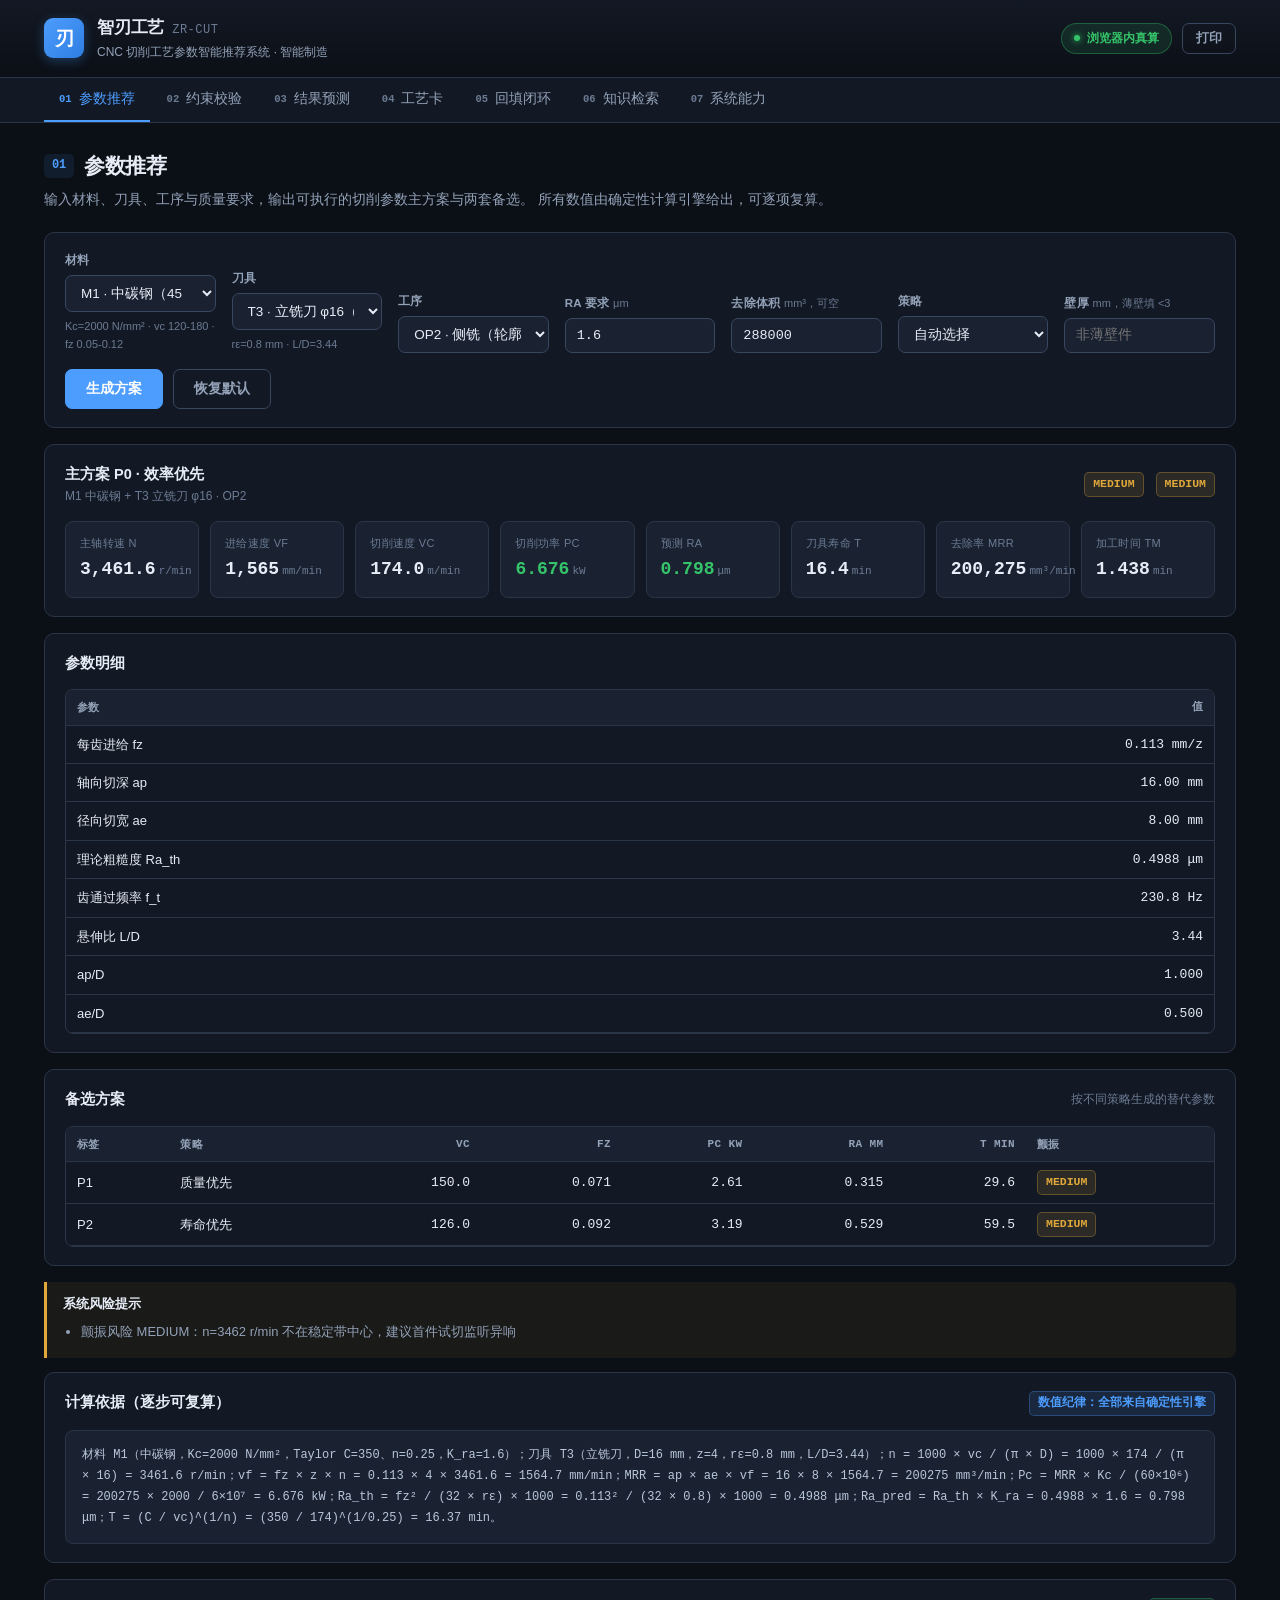
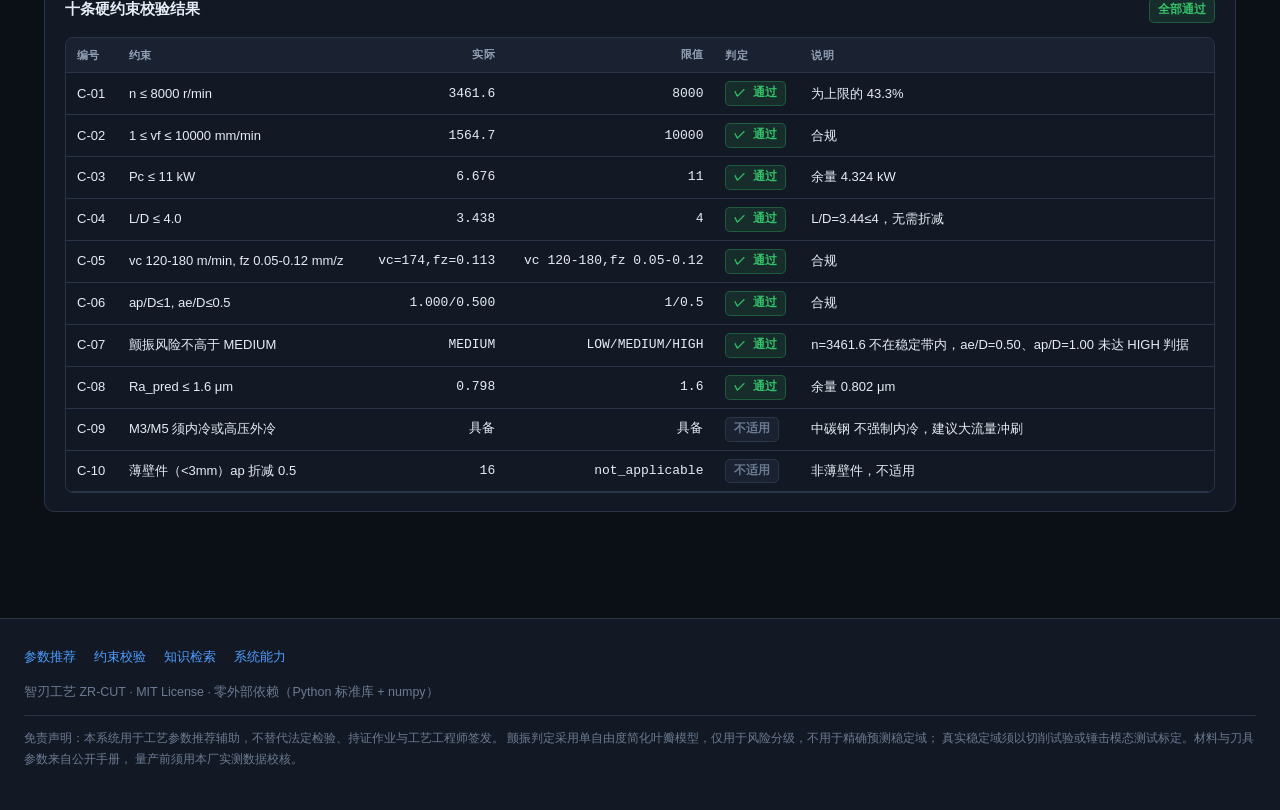
<file: docs/index.html>
<!DOCTYPE html>
<!-- 由 web/build-pages.mjs 生成：单文件静态应用，含内联计算引擎与知识数据。 -->
<html lang="zh-CN">
<head>
<meta charset="UTF-8">
<meta name="viewport" content="width=device-width, initial-scale=1.0">
<meta name="color-scheme" content="dark">
<meta name="description" content="智刃工艺 ZR-CUT：面向机加车间与实训中心的 CNC 切削工艺参数智能推荐系统。确定性计算引擎 + 十条硬约束 + 浏览器内真算。">
<meta name="keywords" content="CNC,切削参数,工艺参数,智能制造,切削速度,进给,颤振,刀具寿命">
<title>智刃工艺 ZR-CUT · CNC 切削工艺参数智能推荐系统</title>
<style id="zrcut-style">

/* ===== build-pages 注入：单文件 Pages 构建 ===== */
/* ==========================================================================
   智刃工艺 ZR-CUT · 界面样式
   深色工业风，无外部字体依赖，打印友好降级
   ========================================================================== */

:root {
  --bg: #0b0f16;
  --bg2: #131924;
  --bg3: #1a2231;
  --bg4: #212b3d;
  --line: #2a3547;
  --line2: #384760;
  --fg: #e7edf6;
  --fg2: #93a2b8;
  --fg3: #6b7b93;
  --accent: #4d9dff;
  --accent2: #2d7ee0;
  --ok: #35c46a;
  --ok-bg: rgba(53, 196, 106, .12);
  --warn: #e0a83a;
  --warn-bg: rgba(224, 168, 58, .12);
  --bad: #f2564d;
  --bad-bg: rgba(242, 86, 77, .12);
  --mono: "Cascadia Code", "Consolas", "Courier New", monospace;
  --radius: 10px;
  --shadow: 0 4px 20px rgba(0, 0, 0, .35);
}

* { box-sizing: border-box; margin: 0; padding: 0; }

html { -webkit-text-size-adjust: 100%; }

body {
  background: var(--bg);
  color: var(--fg);
  font: 15px/1.65 -apple-system, "Segoe UI", "Microsoft YaHei", "PingFang SC", sans-serif;
  -webkit-font-smoothing: antialiased;
  min-height: 100vh;
}

/* ---------- 顶部进度条 ---------- */
.top-progress {
  position: fixed; top: 0; left: 0; right: 0; height: 2px;
  z-index: 100; pointer-events: none;
}
.top-progress span {
  display: block; height: 100%; width: 0;
  background: linear-gradient(90deg, var(--accent), var(--ok));
  transition: width .3s ease;
}
.top-progress.is-done span { opacity: 0; transition: opacity .4s ease .2s; }

/* ---------- 页头 ---------- */
.site-header {
  background: linear-gradient(180deg, var(--bg2), var(--bg));
  border-bottom: 1px solid var(--line);
  position: sticky; top: 0; z-index: 50;
  backdrop-filter: blur(8px);
}
.header-inner {
  max-width: 1240px; margin: 0 auto; padding: 14px 24px;
  display: flex; align-items: center; justify-content: space-between; gap: 20px;
  flex-wrap: wrap;
}
.brand { display: flex; align-items: center; gap: 13px; }
.brand-mark {
  width: 40px; height: 40px; border-radius: 9px; flex: 0 0 auto;
  background: linear-gradient(135deg, var(--accent), var(--accent2));
  display: grid; place-items: center;
  font-weight: 700; font-size: 19px; color: #fff;
  box-shadow: 0 3px 12px rgba(77, 157, 255, .3);
}
.brand-copy h1 {
  font-size: 17px; font-weight: 650; letter-spacing: -.2px;
  display: flex; align-items: baseline; gap: 8px; flex-wrap: wrap;
}
.brand-copy .en {
  font-size: 12px; font-weight: 500; color: var(--fg3);
  font-family: var(--mono); letter-spacing: .5px;
}
.brand-copy p { font-size: 12px; color: var(--fg2); margin-top: 1px; }

.header-tools { display: flex; align-items: center; gap: 10px; flex-wrap: wrap; }

.mode-badge {
  display: inline-flex; align-items: center; gap: 7px;
  padding: 5px 12px; border-radius: 20px; font-size: 12px; font-weight: 600;
  background: var(--ok-bg); border: 1px solid rgba(53, 196, 106, .35); color: var(--ok);
}
.mode-dot {
  width: 6px; height: 6px; border-radius: 50%; background: currentColor;
  box-shadow: 0 0 6px currentColor;
  animation: pulse 2s ease-in-out infinite;
}
@keyframes pulse { 0%, 100% { opacity: 1; } 50% { opacity: .35; } }

/* ---------- 导航页签 ---------- */
.tabbar {
  background: var(--bg2); border-bottom: 1px solid var(--line);
  position: sticky; top: 69px; z-index: 49;
  overflow-x: auto; scrollbar-width: none;
}
.tabbar::-webkit-scrollbar { display: none; }
.tabbar-inner {
  max-width: 1240px; margin: 0 auto; padding: 0 24px;
  display: flex; gap: 2px;
}
.tab {
  appearance: none; background: none; border: none; cursor: pointer;
  padding: 12px 15px; font-size: 13.5px; font-weight: 550; color: var(--fg2);
  border-bottom: 2px solid transparent; white-space: nowrap;
  font-family: inherit; transition: color .15s, border-color .15s;
  display: flex; align-items: center; gap: 7px;
}
.tab:hover { color: var(--fg); }
.tab.is-active { color: var(--accent); border-bottom-color: var(--accent); }
.tab-num {
  font-family: var(--mono); font-size: 10.5px; color: var(--fg3);
  font-weight: 600;
}
.tab.is-active .tab-num { color: var(--accent); }

/* ---------- 主内容 ---------- */
main { max-width: 1240px; margin: 0 auto; padding: 26px 24px 70px; }

.panel { display: none; animation: fade .22s ease; }
.panel.is-active { display: block; }
@keyframes fade { from { opacity: 0; transform: translateY(5px); } to { opacity: 1; transform: none; } }

.panel-head { margin-bottom: 20px; }
.panel-head h2 {
  font-size: 21px; font-weight: 650; letter-spacing: -.3px;
  display: flex; align-items: center; gap: 10px; flex-wrap: wrap;
}
.panel-head h2 .idx {
  font-family: var(--mono); font-size: 12px; font-weight: 700;
  color: var(--accent); background: rgba(77, 157, 255, .1);
  padding: 2px 8px; border-radius: 5px;
}
.panel-head p { color: var(--fg2); font-size: 13.5px; margin-top: 6px; max-width: 860px; }

/* ---------- 卡片 ---------- */
.card {
  background: var(--bg2); border: 1px solid var(--line);
  border-radius: var(--radius); padding: 18px 20px; margin-bottom: 16px;
}
.card-head {
  display: flex; align-items: center; justify-content: space-between;
  gap: 12px; margin-bottom: 14px; flex-wrap: wrap;
}
.card-head h3 { font-size: 14.5px; font-weight: 620; }
.card-head .sub { font-size: 12px; color: var(--fg3); }

.split { display: grid; grid-template-columns: 1fr 1fr; gap: 16px; }
.split-3 { display: grid; grid-template-columns: repeat(3, 1fr); gap: 14px; }
@media (max-width: 900px) {
  .split, .split-3 { grid-template-columns: 1fr; }
}

/* ---------- 表单 ---------- */
.form-grid {
  display: grid; grid-template-columns: repeat(auto-fit, minmax(150px, 1fr));
  gap: 13px 16px; align-items: end;
}
.field { display: flex; flex-direction: column; gap: 5px; }
.field label {
  font-size: 11.5px; font-weight: 600; color: var(--fg2);
  letter-spacing: .3px; text-transform: uppercase;
}
.field .hint { font-size: 11px; color: var(--fg3); font-weight: 400; text-transform: none; letter-spacing: 0; }

select, input[type="number"], input[type="text"] {
  background: var(--bg3); border: 1px solid var(--line2); color: var(--fg);
  border-radius: 7px; padding: 9px 11px; font-size: 13.5px;
  font-family: inherit; width: 100%;
  transition: border-color .15s, box-shadow .15s;
}
select:focus, input:focus {
  outline: none; border-color: var(--accent);
  box-shadow: 0 0 0 3px rgba(77, 157, 255, .15);
}
input[type="number"] { font-family: var(--mono); }
input.invalid { border-color: var(--bad); }

.btn {
  appearance: none; cursor: pointer; font-family: inherit;
  background: var(--accent); color: #fff; border: 1px solid var(--accent);
  border-radius: 7px; padding: 10px 20px; font-size: 13.5px; font-weight: 600;
  transition: background .15s, transform .1s;
}
.btn:hover { background: var(--accent2); }
.btn:active { transform: translateY(1px); }
.btn:disabled { opacity: .5; cursor: not-allowed; }
.btn-ghost {
  background: transparent; color: var(--fg2); border-color: var(--line2);
}
.btn-ghost:hover { background: var(--bg3); color: var(--fg); }
.btn-sm { padding: 6px 13px; font-size: 12.5px; }

.actions { display: flex; gap: 10px; flex-wrap: wrap; margin-top: 16px; }

/* ---------- 表格 ---------- */
table { width: 100%; border-collapse: collapse; font-size: 13px; }
th, td { padding: 8px 11px; text-align: left; border-bottom: 1px solid var(--line); }
th {
  color: var(--fg2); font-weight: 600; font-size: 11px;
  text-transform: uppercase; letter-spacing: .4px;
  background: var(--bg3); position: sticky; top: 0;
}
tbody tr:hover td { background: rgba(77, 157, 255, .04); }
td.num, th.num { text-align: right; font-family: var(--mono); }
td.mono { font-family: var(--mono); }
.table-wrap { overflow-x: auto; border-radius: 8px; border: 1px solid var(--line); }
.table-wrap table { margin: 0; }

/* ---------- 标签 ---------- */
.tag {
  display: inline-flex; align-items: center; gap: 4px;
  padding: 2px 8px; border-radius: 5px;
  font-size: 11.5px; font-weight: 650; font-family: var(--mono);
  white-space: nowrap;
}
.tag.ok { background: var(--ok-bg); color: var(--ok); border: 1px solid rgba(53, 196, 106, .3); }
.tag.warn { background: var(--warn-bg); color: var(--warn); border: 1px solid rgba(224, 168, 58, .3); }
.tag.bad { background: var(--bad-bg); color: var(--bad); border: 1px solid rgba(242, 86, 77, .3); }
.tag.info { background: rgba(77, 157, 255, .12); color: var(--accent); border: 1px solid rgba(77, 157, 255, .3); }
.tag.mute { background: var(--bg3); color: var(--fg3); border: 1px solid var(--line); }

/* ---------- 指标卡 ---------- */
.metrics { display: grid; grid-template-columns: repeat(auto-fit, minmax(120px, 1fr)); gap: 11px; }
.metric {
  background: var(--bg3); border: 1px solid var(--line);
  border-radius: 8px; padding: 12px 14px;
}
.metric .k { font-size: 11px; color: var(--fg3); text-transform: uppercase; letter-spacing: .3px; }
.metric .v {
  font-size: 18px; font-weight: 700; font-family: var(--mono);
  margin-top: 3px; color: var(--fg);
}
.metric .u { font-size: 11px; color: var(--fg3); font-weight: 400; margin-left: 3px; }
.metric.is-ok .v { color: var(--ok); }
.metric.is-warn .v { color: var(--warn); }
.metric.is-bad .v { color: var(--bad); }

/* ---------- 收敛链 ---------- */
.chain { display: flex; flex-wrap: wrap; gap: 8px; align-items: stretch; }
.chain-step {
  background: var(--bg3); border: 1px solid var(--line);
  border-radius: 8px; padding: 10px 13px; min-width: 116px;
  font-size: 12px; line-height: 1.5;
}
.chain-step.fail { border-color: rgba(242, 86, 77, .45); background: var(--bad-bg); }
.chain-step.pass { border-color: rgba(53, 196, 106, .45); background: var(--ok-bg); }
.chain-step .it {
  font-family: var(--mono); font-size: 10.5px; color: var(--fg3);
  text-transform: uppercase; letter-spacing: .4px;
}
.chain-step .p { font-family: var(--mono); font-size: 11.5px; color: var(--fg2); margin: 3px 0; }
.chain-step .st { font-weight: 650; font-size: 11.5px; }
.chain-arrow { display: grid; place-items: center; color: var(--fg3); font-size: 15px; padding: 0 1px; }

/* ---------- 提示条 ---------- */
.notice {
  border-radius: 0 8px 8px 0; padding: 12px 16px;
  font-size: 13px; line-height: 1.6; margin: 14px 0;
  border-left: 3px solid var(--accent); background: rgba(77, 157, 255, .07);
  color: var(--fg2);
}
.notice.warn { border-left-color: var(--warn); background: rgba(224, 168, 58, .07); }
.notice.bad { border-left-color: var(--bad); background: var(--bad-bg); }
.notice.ok { border-left-color: var(--ok); background: var(--ok-bg); }
.notice strong { color: var(--fg); }
.notice ul { margin: 7px 0 0 18px; }
.notice li { margin: 3px 0; }

/* ---------- 代码/依据块 ---------- */
.rationale {
  background: var(--bg3); border: 1px solid var(--line);
  border-radius: 8px; padding: 14px 16px;
  font-family: var(--mono); font-size: 12px; line-height: 1.75;
  color: #b9c6da; overflow-x: auto; white-space: pre-wrap;
  word-break: break-word;
}

/* ---------- 工艺卡 ---------- */
.process-card {
  background: linear-gradient(160deg, var(--bg3), var(--bg2));
  border: 1px solid var(--line2); border-radius: var(--radius);
  overflow: hidden;
}
.process-card .pc-head {
  padding: 14px 18px; border-bottom: 1px solid var(--line);
  display: flex; justify-content: space-between; align-items: center;
  gap: 12px; flex-wrap: wrap;
  background: rgba(77, 157, 255, .05);
}
.process-card .pc-head h3 { font-size: 14.5px; font-family: var(--mono); }
.process-card .pc-body { padding: 6px 18px 16px; }
.pc-row {
  display: grid; grid-template-columns: 1fr 1fr; gap: 0 24px;
  padding: 6px 0; border-bottom: 1px dashed var(--line);
  font-size: 13px;
}
.pc-row:last-child { border-bottom: none; }
.pc-row .k { color: var(--fg2); }
.pc-row .v { font-family: var(--mono); text-align: right; }
@media (max-width: 640px) { .pc-row { grid-template-columns: 1fr; } .pc-row .v { text-align: left; } }

.qr-payload {
  font-family: var(--mono); font-size: 11.5px; color: var(--fg2);
  background: var(--bg); border: 1px dashed var(--line2);
  border-radius: 7px; padding: 11px 13px; word-break: break-all;
  margin-top: 12px; line-height: 1.7;
}

/* ---------- 空状态 ---------- */
.empty {
  text-align: center; padding: 44px 20px; color: var(--fg3); font-size: 13.5px;
}
.empty .icon { font-size: 30px; opacity: .35; margin-bottom: 10px; }

/* ---------- 页脚 ---------- */
.site-footer {
  border-top: 1px solid var(--line); background: var(--bg2);
  padding: 26px 24px 40px; margin-top: 20px;
}
.footer-inner {
  max-width: 1240px; margin: 0 auto;
  font-size: 12.5px; color: var(--fg3); line-height: 1.8;
}
.footer-inner a { color: var(--accent); text-decoration: none; }
.footer-inner a:hover { text-decoration: underline; }
.footer-links { display: flex; gap: 18px; flex-wrap: wrap; margin-bottom: 12px; font-size: 13px; }
.disclaimer { margin-top: 12px; padding-top: 12px; border-top: 1px solid var(--line); font-size: 11.5px; }

/* ---------- 工具类 ---------- */
.mt0 { margin-top: 0; }
.mt8 { margin-top: 8px; }
.mt16 { margin-top: 16px; }
.mt24 { margin-top: 24px; }
.text-mute { color: var(--fg3); }
.text-mono { font-family: var(--mono); }
.nowrap { white-space: nowrap; }
.flex-between { display: flex; align-items: center; justify-content: space-between; gap: 12px; flex-wrap: wrap; }

/* ---------- 打印 ---------- */
@media print {
  :root {
    --bg: #fff; --bg2: #fff; --bg3: #f6f8fa; --bg4: #eef1f5;
    --fg: #111; --fg2: #444; --fg3: #666;
    --line: #ccc; --line2: #bbb;
  }
  .site-header, .tabbar, .actions, .site-footer { display: none !important; }
  .panel { display: block !important; }
  body { background: #fff; color: #111; }
  .card { break-inside: avoid; border: 1px solid #ccc; }
}

</style>
  <meta name="zrcut-build" content="pages-single-file" />
  <meta name="zrcut-build-time" content="2026-11-10T04:46:09.916Z" />
</head>
<body>

<div class="top-progress" id="topProgress" aria-hidden="true"><span></span></div>

<header class="site-header">
  <div class="header-inner">
    <div class="brand">
      <div class="brand-mark" aria-hidden="true">刃</div>
      <div class="brand-copy">
        <h1>智刃工艺 <span class="en">ZR-CUT</span></h1>
        <p>CNC 切削工艺参数智能推荐系统 · 智能制造</p>
      </div>
    </div>
    <div class="header-tools">
      <div class="mode-badge" id="modeBadge" title="全部计算在本页面内完成，无需服务端">
        <span class="mode-dot" aria-hidden="true"></span>
        <span id="modeText">浏览器内真算</span>
      </div>
      <button class="btn btn-ghost btn-sm" id="printBtn" type="button" title="打印或导出 PDF">打印</button>
    </div>
  </div>
</header>

<nav class="tabbar" aria-label="主导航">
  <div class="tabbar-inner" role="tablist">
    <button class="tab is-active" type="button" role="tab" data-tab="recommend" aria-selected="true">
      <span class="tab-num">01</span><span>参数推荐</span>
    </button>
    <button class="tab" type="button" role="tab" data-tab="validate" aria-selected="false">
      <span class="tab-num">02</span><span>约束校验</span>
    </button>
    <button class="tab" type="button" role="tab" data-tab="predict" aria-selected="false">
      <span class="tab-num">03</span><span>结果预测</span>
    </button>
    <button class="tab" type="button" role="tab" data-tab="card" aria-selected="false">
      <span class="tab-num">04</span><span>工艺卡</span>
    </button>
    <button class="tab" type="button" role="tab" data-tab="closure" aria-selected="false">
      <span class="tab-num">05</span><span>回填闭环</span>
    </button>
    <button class="tab" type="button" role="tab" data-tab="knowledge" aria-selected="false">
      <span class="tab-num">06</span><span>知识检索</span>
    </button>
    <button class="tab" type="button" role="tab" data-tab="about" aria-selected="false">
      <span class="tab-num">07</span><span>系统能力</span>
    </button>
  </div>
</nav>

<main>

  <!-- ==================== 01 参数推荐 ==================== -->
  <section class="panel is-active" id="panel-recommend" role="tabpanel" aria-labelledby="tab-recommend">
    <div class="panel-head">
      <h2><span class="idx">01</span>参数推荐</h2>
      <p>输入材料、刀具、工序与质量要求，输出可执行的切削参数主方案与两套备选。
        所有数值由确定性计算引擎给出，可逐项复算。</p>
    </div>

    <div class="card">
      <div class="form-grid">
        <div class="field">
          <label for="recMaterial">材料</label>
          <select id="recMaterial"></select>
          <span class="hint" id="recMaterialHint"></span>
        </div>
        <div class="field">
          <label for="recTool">刀具</label>
          <select id="recTool"></select>
          <span class="hint" id="recToolHint"></span>
        </div>
        <div class="field">
          <label for="recOperation">工序</label>
          <select id="recOperation"></select>
        </div>
        <div class="field">
          <label for="recRa">Ra 要求 <span class="hint">μm</span></label>
          <input type="number" id="recRa" value="1.6" min="0.05" max="12.5" step="0.1">
        </div>
        <div class="field">
          <label for="recVolume">去除体积 <span class="hint">mm³，可空</span></label>
          <input type="number" id="recVolume" value="288000" min="0" step="1000">
        </div>
        <div class="field">
          <label for="recStrategy">策略</label>
          <select id="recStrategy">
            <option value="">自动选择</option>
            <option value="EFFICIENCY">效率优先</option>
            <option value="QUALITY">质量优先</option>
            <option value="LIFE">寿命优先</option>
            <option value="BALANCED">均衡</option>
          </select>
        </div>
        <div class="field">
          <label for="recWall">壁厚 <span class="hint">mm，薄壁填 &lt;3</span></label>
          <input type="number" id="recWall" value="" min="0" step="0.5" placeholder="非薄壁件">
        </div>
      </div>
      <div class="actions">
        <button class="btn" id="recRun" type="button">生成方案</button>
        <button class="btn btn-ghost" id="recReset" type="button">恢复默认</button>
      </div>
    </div>

    <div id="recResult">
      <div class="empty">
        <div class="icon">⚙</div>
        <div>点击「生成方案」开始计算</div>
      </div>
    </div>
  </section>

  <!-- ==================== 02 约束校验 ==================== -->
  <section class="panel" id="panel-validate" role="tabpanel">
    <div class="panel-head">
      <h2><span class="idx">02</span>十条硬约束校验与自动收敛</h2>
      <p>对给定参数逐条判定 C-01 至 C-10。越限时按
        <b>先降 ap → 再降 ae → 再降 vc → 最后降 fz</b> 的顺序迭代收敛。</p>
    </div>

    <div class="card">
      <div class="form-grid">
        <div class="field">
          <label for="valMaterial">材料</label>
          <select id="valMaterial"></select>
        </div>
        <div class="field">
          <label for="valTool">刀具</label>
          <select id="valTool"></select>
        </div>
        <div class="field">
          <label for="valVc">vc <span class="hint">m/min</span></label>
          <input type="number" id="valVc" value="180" min="0.1" step="1">
        </div>
        <div class="field">
          <label for="valFz">fz <span class="hint">mm/z</span></label>
          <input type="number" id="valFz" value="0.12" min="0.001" step="0.005">
        </div>
        <div class="field">
          <label for="valAp">ap <span class="hint">mm</span></label>
          <input type="number" id="valAp" value="20" min="0.01" step="0.5">
        </div>
        <div class="field">
          <label for="valAe">ae <span class="hint">mm</span></label>
          <input type="number" id="valAe" value="14" min="0.01" step="0.5">
        </div>
        <div class="field">
          <label for="valRa">Ra 要求 <span class="hint">μm</span></label>
          <input type="number" id="valRa" value="1.6" min="0.05" step="0.1">
        </div>
        <div class="field">
          <label for="valWall">壁厚 <span class="hint">mm，可空</span></label>
          <input type="number" id="valWall" value="" min="0" step="0.5" placeholder="非薄壁件">
        </div>
      </div>
      <div class="actions">
        <button class="btn" id="valRun" type="button">校验并收敛</button>
        <button class="btn btn-ghost" id="valNoConverge" type="button">仅校验（不收敛）</button>
        <button class="btn btn-ghost" id="valOverrun" type="button">填入越限算例</button>
      </div>
    </div>

    <div id="valResult">
      <div class="empty">
        <div class="icon">⚖</div>
        <div>填入参数后点击「校验并收敛」</div>
      </div>
    </div>
  </section>

  <!-- ==================== 03 结果预测 ==================== -->
  <section class="panel" id="panel-predict" role="tabpanel">
    <div class="panel-head">
      <h2><span class="idx">03</span>结果预测</h2>
      <p>给出表面粗糙度、刀具寿命、加工时间三项预测及 90% 置信区间。
        无历史试切样本时退化为公式值并标注 LOW 置信度——这是刻意的保守设计。</p>
    </div>

    <div class="card">
      <div class="form-grid">
        <div class="field">
          <label for="prdMaterial">材料</label>
          <select id="prdMaterial"></select>
        </div>
        <div class="field">
          <label for="prdTool">刀具</label>
          <select id="prdTool"></select>
        </div>
        <div class="field">
          <label for="prdVc">vc <span class="hint">m/min</span></label>
          <input type="number" id="prdVc" value="168" min="0.1" step="1">
        </div>
        <div class="field">
          <label for="prdFz">fz <span class="hint">mm/z</span></label>
          <input type="number" id="prdFz" value="0.12" min="0.001" step="0.005">
        </div>
        <div class="field">
          <label for="prdAp">ap <span class="hint">mm</span></label>
          <input type="number" id="prdAp" value="8" min="0.01" step="0.5">
        </div>
        <div class="field">
          <label for="prdVolume">去除体积 <span class="hint">mm³</span></label>
          <input type="number" id="prdVolume" value="288000" min="1" step="1000">
        </div>
      </div>
      <div class="actions">
        <button class="btn" id="prdRun" type="button">计算预测</button>
      </div>
    </div>

    <div id="prdResult">
      <div class="empty">
        <div class="icon">📈</div>
        <div>填入参数后点击「计算预测」</div>
      </div>
    </div>
  </section>

  <!-- ==================== 04 工艺卡 ==================== -->
  <section class="panel" id="panel-card" role="tabpanel">
    <div class="panel-head">
      <h2><span class="idx">04</span>工艺卡生成与签发</h2>
      <p>把推荐结果落成车间可执行的工艺卡。签发后锁定，内容哈希用于防篡改校验，
        修改必须走变更单流程。</p>
    </div>

    <div class="card">
      <div class="form-grid">
        <div class="field">
          <label for="cardPart">零件名</label>
          <input type="text" id="cardPart" value="底板">
        </div>
        <div class="field">
          <label for="cardBlank">毛坯尺寸</label>
          <input type="text" id="cardBlank" value="100x60x20">
        </div>
        <div class="field">
          <label for="cardOpNo">工序号</label>
          <input type="number" id="cardOpNo" value="20" min="1" step="5">
        </div>
        <div class="field">
          <label for="cardMaterial">材料</label>
          <select id="cardMaterial"></select>
        </div>
        <div class="field">
          <label for="cardTool">刀具</label>
          <select id="cardTool"></select>
        </div>
        <div class="field">
          <label for="cardOperation">工序</label>
          <select id="cardOperation"></select>
        </div>
        <div class="field">
          <label for="cardRa">Ra 要求 <span class="hint">μm</span></label>
          <input type="number" id="cardRa" value="1.6" min="0.05" step="0.1">
        </div>
        <div class="field">
          <label for="cardVolume">去除体积 <span class="hint">mm³</span></label>
          <input type="number" id="cardVolume" value="61200" min="1" step="1000">
        </div>
      </div>
      <div class="actions">
        <button class="btn" id="cardRun" type="button">生成工艺卡</button>
        <button class="btn btn-ghost" id="cardIssue" type="button" disabled>签发并锁定</button>
      </div>
    </div>

    <div id="cardResult">
      <div class="empty">
        <div class="icon">📋</div>
        <div>填入信息后点击「生成工艺卡」</div>
      </div>
    </div>
  </section>

  <!-- ==================== 05 回填闭环 ==================== -->
  <section class="panel" id="panel-closure" role="tabpanel">
    <div class="panel-head">
      <h2><span class="idx">05</span>回填闭环</h2>
      <p>试切后回填实测数据，按三档阈值判定偏差：
        Ra &gt; 25%、工时 &gt; 30%、寿命 &gt; 40%。
        偏差严重时冻结该材料+刀具组合并转工艺工程师。</p>
    </div>

    <div class="card">
      <div class="form-grid">
        <div class="field">
          <label for="clsMaterial">材料</label>
          <select id="clsMaterial"></select>
        </div>
        <div class="field">
          <label for="clsTool">刀具</label>
          <select id="clsTool"></select>
        </div>
        <div class="field">
          <label for="clsPredRa">预测 Ra <span class="hint">μm</span></label>
          <input type="number" id="clsPredRa" value="0.900" min="0.001" step="0.01">
        </div>
        <div class="field">
          <label for="clsActRa">实测 Ra <span class="hint">μm</span></label>
          <input type="number" id="clsActRa" value="1.05" min="0.001" step="0.01">
        </div>
        <div class="field">
          <label for="clsPredTime">预测工时 <span class="hint">min</span></label>
          <input type="number" id="clsPredTime" value="1.438" min="0.001" step="0.01">
        </div>
        <div class="field">
          <label for="clsActTime">实测工时 <span class="hint">min</span></label>
          <input type="number" id="clsActTime" value="1.6" min="0.001" step="0.01">
        </div>
        <div class="field">
          <label for="clsPredLife">预测寿命 <span class="hint">min</span></label>
          <input type="number" id="clsPredLife" value="16.37" min="0.001" step="0.1">
        </div>
        <div class="field">
          <label for="clsActLife">实测寿命 <span class="hint">min</span></label>
          <input type="number" id="clsActLife" value="20" min="0.001" step="0.1">
        </div>
        <div class="field">
          <label for="clsChatter">现场颤振</label>
          <select id="clsChatter">
            <option value="false">未观察到</option>
            <option value="true">观察到</option>
          </select>
        </div>
      </div>
      <div class="actions">
        <button class="btn" id="clsRun" type="button">判定偏差</button>
        <button class="btn btn-ghost" id="clsPresetNormal" type="button">正常档算例</button>
        <button class="btn btn-ghost" id="clsPresetSevere" type="button">严重档算例</button>
      </div>
    </div>

    <div id="clsResult">
      <div class="empty">
        <div class="icon">🔄</div>
        <div>填入实测数据后点击「判定偏差」</div>
      </div>
    </div>
  </section>

  <!-- ==================== 06 知识检索 ==================== -->
  <section class="panel" id="panel-knowledge" role="tabpanel">
    <div class="panel-head">
      <h2><span class="idx">06</span>知识检索</h2>
      <p>BM25 + IDF 加权查询覆盖率 + 三因子打分（相关度 0.50 / 权威度 0.35 / 时效性 0.15）。
        无可靠依据时返回空结果而非硬凑——这是防止编造的关键设计。</p>
    </div>

    <div class="card">
      <div class="form-grid">
        <div class="field" style="grid-column: span 2;">
          <label for="kbQuery">检索查询</label>
          <input type="text" id="kbQuery" value="304 不锈钢 内冷">
        </div>
        <div class="field">
          <label>&nbsp;</label>
          <button class="btn" id="kbRun" type="button">检索</button>
        </div>
      </div>
      <div class="actions">
        <button class="btn btn-ghost btn-sm" type="button" data-kbq="45钢 侧铣 切削速度">45 钢侧铣</button>
        <button class="btn btn-ghost btn-sm" type="button" data-kbq="钛合金 TC4 精加工">钛合金</button>
        <button class="btn btn-ghost btn-sm" type="button" data-kbq="铝合金 6061 高速铣削">铝合金</button>
        <button class="btn btn-ghost btn-sm" type="button" data-kbq="主轴功率 限制">主轴功率</button>
        <button class="btn btn-ghost btn-sm" type="button" data-kbq="火星探测器轨道参数">无关查询（应返回空）</button>
      </div>
    </div>

    <div id="kbResult">
      <div class="empty">
        <div class="icon">📚</div>
        <div>输入查询后点击「检索」</div>
      </div>
    </div>
  </section>

  <!-- ==================== 07 系统能力 ==================== -->
  <section class="panel" id="panel-about" role="tabpanel">
    <div class="panel-head">
      <h2><span class="idx">07</span>系统能力与质量</h2>
      <p>本页是同一个系统的浏览器内实现。Python 端服务提供 HTTP API，
        本页面把计算引擎移植到 JavaScript，在纯静态环境也能真实计算。</p>
    </div>

    <div id="aboutContent"></div>
  </section>

</main>

<footer class="site-footer">
  <div class="footer-inner">
    <div class="footer-links">
      <a href="#recommend">参数推荐</a>
      <a href="#validate">约束校验</a>
      <a href="#knowledge">知识检索</a>
      <a href="#about">系统能力</a>
    </div>
    <div>智刃工艺 ZR-CUT · MIT License · 零外部依赖（Python 标准库 + numpy）</div>
    <div class="disclaimer">
      免责声明：本系统用于工艺参数推荐辅助，不替代法定检验、持证作业与工艺工程师签发。
      颤振判定采用单自由度简化叶瓣模型，仅用于风险分级，不用于精确预测稳定域；
      真实稳定域须以切削试验或锤击模态测试标定。材料与刀具参数来自公开手册，
      量产前须用本厂实测数据校核。
    </div>
  </div>
</footer>

<script id="zrcut-engine">
/**
 * 智刃工艺 ZR-CUT · 浏览器端计算引擎
 *
 * 本文件是 Python 端 zrcut 包中 calc / constraints / recommender / knowledge
 * 四个模块的移植版，用于在纯静态环境（GitHub Pages）中真实执行计算，
 * 而不是播放预录结果。
 *
 * 一致性保证：web/test-engine.mjs 会用 web/golden-vectors.json 逐项比对
 * 本引擎输出与 Python 端基准值，相对误差要求 ≤ 1e-4。
 *
 * 同构设计：浏览器挂到 window.ZR，Node 下走 module.exports。
 */
(function (root, factory) {
  'use strict';
  var api = factory();
  if (typeof module === 'object' && module.exports) {
    module.exports = api;
  } else {
    root.ZR = api;
  }
})(typeof globalThis !== 'undefined' ? globalThis : this, function () {
  'use strict';

  /* ==================== 领域常量（与 zrcut/domain.py 一致） ==================== */

  var MACHINE = {
    code: 'EQ-A01-0037',
    name: 'VMC-850 立式加工中心',
    controlSystem: 'FANUC 0i-MF',
    spindleMaxRpm: 8000,
    powerContinuousKw: 11,
    powerPeakKw: 15,
    torqueNominalNm: 70,
    taper: 'BT40',
    travelXyz: [850, 500, 550],
    tableMm: [1000, 500],
    rapidXy: 24000,
    rapidZ: 18000,
    feedMin: 1,
    feedMax: 10000,
    positioning: 0.008,
    repeatability: 0.005,
    coolant: '乳化液外冷',
    coolantPressure: [0.3, 0.5],
    naturalFrequencyHz: 320
  };

  var MATERIALS = {
    M1: {
      code: 'M1', name: '中碳钢', grade: '45，正火', hardness: 'HB 180-220',
      kc: 2000, taylorC: 350, taylorN: 0.25, kRa: 1.6,
      vcMin: 120, vcMax: 180, fzMin: 0.05, fzMax: 0.12,
      aeDMax: 0.5, apDMax: 1.0, requiresCoolant: false
    },
    M2: {
      code: 'M2', name: '铝合金', grade: '6061-T6', hardness: 'HB 95',
      kc: 700, taylorC: 1800, taylorN: 0.40, kRa: 1.2,
      vcMin: 300, vcMax: 500, fzMin: 0.08, fzMax: 0.20,
      aeDMax: 0.7, apDMax: 2.0, requiresCoolant: false
    },
    M3: {
      code: 'M3', name: '不锈钢', grade: '304', hardness: 'HB 185',
      kc: 2600, taylorC: 160, taylorN: 0.20, kRa: 2.2,
      vcMin: 60, vcMax: 100, fzMin: 0.04, fzMax: 0.08,
      aeDMax: 0.4, apDMax: 0.5, requiresCoolant: true
    },
    M4: {
      code: 'M4', name: '球墨铸铁', grade: 'QT600-3', hardness: 'HB 220-270',
      kc: 1500, taylorC: 280, taylorN: 0.25, kRa: 2.0,
      vcMin: 100, vcMax: 150, fzMin: 0.06, fzMax: 0.12,
      aeDMax: 0.5, apDMax: 0.8, requiresCoolant: false
    },
    M5: {
      code: 'M5', name: '钛合金', grade: 'TC4', hardness: 'HB 320',
      kc: 2100, taylorC: 80, taylorN: 0.18, kRa: 2.5,
      vcMin: 30, vcMax: 60, fzMin: 0.03, fzMax: 0.06,
      aeDMax: 0.3, apDMax: 0.3, requiresCoolant: true
    }
  };

  function mkTool(code, kind, d, z, coat, overhang, flute, r, isBall) {
    return {
      code: code, kind: kind, diameter: d, teeth: z, coating: coat,
      overhang: overhang, fluteLength: flute, cornerRadius: r,
      isBall: !!isBall, overhangRatio: overhang / d
    };
  }

  var TOOLS = {
    T1: mkTool('T1', '立铣刀', 10, 4, '硬质合金 TiAlN', 40, 22, 0.8, false),
    T2: mkTool('T2', '立铣刀', 12, 4, '硬质合金 TiAlN', 45, 26, 0.8, false),
    T3: mkTool('T3', '立铣刀', 16, 4, '硬质合金 TiAlN', 55, 32, 0.8, false),
    T4: mkTool('T4', '立铣刀', 20, 4, '硬质合金 AlCrN', 65, 40, 0.8, false),
    T5: mkTool('T5', '球头刀', 10, 2, '硬质合金 TiAlN', 50, 25, 5.0, true),
    T6: mkTool('T6', '面铣刀', 80, 5, '硬质合金 可转位', 80, 0, 1.2, false)
  };

  var OPERATIONS = {
    OP1: { code: 'OP1', name: '端面铣', typicalTools: ['T6'] },
    OP2: { code: 'OP2', name: '侧铣（轮廓）', typicalTools: ['T1', 'T2', 'T3', 'T4'] },
    OP3: { code: 'OP3', name: '型腔粗加工', typicalTools: ['T1', 'T2', 'T3', 'T4'] },
    OP4: { code: 'OP4', name: '曲面精加工', typicalTools: ['T5'] }
  };

  var CHATTER_LOBES = [1, 2, 3];
  var CHATTER_BAND_TOL = 0.03;
  var LD_SAFE_MAX = 4.0;
  var LD_WARN_MAX = 6.0;
  var THIN_WALL_MM = 3.0;
  var LONG_OVERHANG_AP_FACTOR = 0.7;
  var THIN_WALL_AP_FACTOR = 0.5;
  var DEFAULT_RA_REQ = 3.2;

  /* ==================== 计算引擎（与 zrcut/calc.py 一致） ==================== */

  var EPS = 1e-9;

  function spindleSpeed(vc, D) {
    if (vc <= 0) { throw new Error('切削速度必须为正，当前 ' + vc); }
    if (D <= 0) { throw new Error('刀具直径必须为正，当前 ' + D); }
    return 1000 * vc / (Math.PI * D);
  }

  function cuttingSpeedFromRpm(rpm, D) {
    if (rpm <= 0) { throw new Error('主轴转速必须为正，当前 ' + rpm); }
    if (D <= 0) { throw new Error('刀具直径必须为正，当前 ' + D); }
    return Math.PI * D * rpm / 1000;
  }

  function feedRate(fz, z, n) {
    if (fz <= 0) { throw new Error('每齿进给必须为正，当前 ' + fz); }
    if (z <= 0) { throw new Error('齿数必须为正整数，当前 ' + z); }
    if (n <= 0) { throw new Error('主轴转速必须为正，当前 ' + n); }
    return fz * z * n;
  }

  function materialRemovalRate(ap, ae, vf) {
    if (ap <= 0) { throw new Error('轴向切深必须为正，当前 ' + ap); }
    if (ae <= 0) { throw new Error('径向切宽必须为正，当前 ' + ae); }
    if (vf <= 0) { throw new Error('进给速度必须为正，当前 ' + vf); }
    return ap * ae * vf;
  }

  function cuttingPower(mrr, kc) {
    if (mrr <= 0) { throw new Error('材料去除率必须为正，当前 ' + mrr); }
    if (kc <= 0) { throw new Error('比切削力必须为正，当前 ' + kc); }
    return mrr * kc / (60 * 1e6);
  }

  function theoreticalRoughness(fz, cornerRadius, isBall) {
    if (fz <= 0) { throw new Error('每齿进给必须为正，当前 ' + fz); }
    if (cornerRadius <= 0) { throw new Error('刀尖圆弧半径必须为正，当前 ' + cornerRadius); }
    var divisor = isBall ? 8 : 32;
    return fz * fz / (divisor * cornerRadius) * 1000;
  }

  function predictedRoughness(raTh, kRa) {
    if (raTh <= 0) { throw new Error('理论粗糙度必须为正，当前 ' + raTh); }
    if (kRa <= 0) { throw new Error('粗糙度修正系数必须为正，当前 ' + kRa); }
    return raTh * kRa;
  }

  function toolLife(vc, C, n) {
    if (vc <= 0) { throw new Error('切削速度必须为正，当前 ' + vc); }
    if (C <= 0) { throw new Error('Taylor 常数 C 必须为正，当前 ' + C); }
    if (n <= 0) { throw new Error('Taylor 指数 n 必须为正，当前 ' + n); }
    return Math.pow(C / vc, 1 / n);
  }

  function machiningTime(volume, ap, ae, vf) {
    if (volume <= 0) { throw new Error('待去除体积必须为正，当前 ' + volume); }
    return volume / materialRemovalRate(ap, ae, vf);
  }

  function maxFzForRoughness(raReq, cornerRadius, kRa, isBall) {
    if (raReq <= 0) { throw new Error('粗糙度要求必须为正，当前 ' + raReq); }
    if (cornerRadius <= 0) { throw new Error('刀尖圆弧半径必须为正，当前 ' + cornerRadius); }
    if (kRa <= 0) { throw new Error('粗糙度修正系数必须为正，当前 ' + kRa); }
    var divisor = isBall ? 8 : 32;
    return Math.sqrt(raReq * divisor * cornerRadius / (1000 * kRa));
  }

  function toothPassFrequency(z, n) {
    if (z <= 0) { throw new Error('齿数必须为正整数，当前 ' + z); }
    if (n <= 0) { throw new Error('主轴转速必须为正，当前 ' + n); }
    return z * n / 60;
  }

  function computeAll(mat, tool, p) {
    var n = spindleSpeed(p.vc, tool.diameter);
    var vf = feedRate(p.fz, tool.teeth, n);
    var mrr = materialRemovalRate(p.ap, p.ae, vf);
    var pc = cuttingPower(mrr, mat.kc);
    var raTh = theoreticalRoughness(p.fz, tool.cornerRadius, tool.isBall);
    var raPred = predictedRoughness(raTh, mat.kRa);
    var life = toolLife(p.vc, mat.taylorC, mat.taylorN);
    return {
      vc: p.vc, n: n, fz: p.fz, vf: vf, ap: p.ap, ae: p.ae,
      mrr: mrr, pc: pc, raTh: raTh, raPred: raPred, toolLife: life,
      overhangRatio: tool.overhangRatio,
      toothPassHz: toothPassFrequency(tool.teeth, n)
    };
  }

  function apUpperBound(mat, tool, wallThickness) {
    var ap = mat.apDMax * tool.diameter;
    var ld = tool.overhangRatio;
    if (ld > LD_SAFE_MAX && ld <= LD_WARN_MAX) { ap *= LONG_OVERHANG_AP_FACTOR; }
    if (wallThickness != null && wallThickness > 0 && wallThickness < THIN_WALL_MM) {
      ap *= THIN_WALL_AP_FACTOR;
    }
    return ap;
  }

  function aeUpperBound(mat, tool) {
    return mat.aeDMax * tool.diameter;
  }

  /* ==================== 颤振分级（与 constraints.classify_chatter 一致） ==================== */

  function chatterStableRpm(teeth, lobe) {
    if (teeth <= 0) { throw new Error('齿数必须为正整数，当前 ' + teeth); }
    if (lobe <= 0) { throw new Error('叶瓣序数必须为正整数，当前 ' + lobe); }
    return 60 * MACHINE.naturalFrequencyHz / (lobe * teeth);
  }

  function classifyChatter(tool, rpm, ae, ap) {
    var bands = [];
    var inBand = false;
    var i, lobe, center, lo, hi;
    for (i = 0; i < CHATTER_LOBES.length; i++) {
      lobe = CHATTER_LOBES[i];
      center = chatterStableRpm(tool.teeth, lobe);
      lo = center * (1 - CHATTER_BAND_TOL);
      hi = center * (1 + CHATTER_BAND_TOL);
      bands.push({ lobe: lobe, center: center, lo: lo, hi: hi });
      if (rpm >= lo && rpm <= hi) { inBand = true; }
    }
    var aeD = ae / tool.diameter;
    var apD = ap / tool.diameter;
    var bandTxt = bands.map(function (b) { return b.center.toFixed(0); }).join('/');

    if (inBand) {
      if (aeD <= 0.5) {
        var hit = bands.filter(function (b) { return rpm >= b.lo && rpm <= b.hi; })[0];
        return {
          risk: 'LOW',
          detail: 'n=' + rpm.toFixed(1) + ' 落在 k=' + hit.lobe + ' 稳定带内，且 ae/D=' + aeD.toFixed(2) + '≤0.5'
        };
      }
      return {
        risk: 'MEDIUM',
        detail: 'n=' + rpm.toFixed(1) + ' 在稳定带内，但 ae/D=' + aeD.toFixed(2) + '>0.5'
      };
    }

    if (aeD > 0.5 || apD > 1.0) {
      var reasons = [];
      if (aeD > 0.5) { reasons.push('ae/D=' + aeD.toFixed(2) + '>0.5'); }
      if (apD > 1.0) { reasons.push('ap/D=' + apD.toFixed(2) + '>1.0'); }
      return {
        risk: 'HIGH',
        detail: 'n=' + rpm.toFixed(1) + ' 不在 z=' + tool.teeth + ' 稳定带 ' + bandTxt +
          ' 内，且 ' + reasons.join('、') + '；该判据为单自由度简化叶瓣模型，仅作风险分级'
      };
    }

    if (aeD <= 0.3 && apD <= 0.5) {
      return {
        risk: 'LOW',
        detail: 'n=' + rpm.toFixed(1) + ' 不在稳定带内，但 ae/D=' + aeD.toFixed(2) +
          '≤0.3 且 ap/D=' + apD.toFixed(2) + '≤0.5，小切宽低速切削振动能量低'
      };
    }

    return {
      risk: 'MEDIUM',
      detail: 'n=' + rpm.toFixed(1) + ' 不在稳定带内，ae/D=' + aeD.toFixed(2) +
        '、ap/D=' + apD.toFixed(2) + ' 未达 HIGH 判据'
    };
  }

  /* ==================== 十条硬约束（与 constraints.validate 一致） ==================== */

  function makeCtx(raReq, wallThickness, coolantAvailable, vcFloor) {
    return {
      raReq: raReq == null ? DEFAULT_RA_REQ : raReq,
      wallThickness: wallThickness == null ? null : wallThickness,
      coolantAvailable: coolantAvailable !== false,
      vcFloor: vcFloor == null ? null : vcFloor
    };
  }

  function effectiveVcMin(mat, ctx) {
    if (ctx.vcFloor != null) { return Math.min(mat.vcMin, ctx.vcFloor); }
    return mat.vcMin;
  }

  function validate(mat, tool, p, ctx) {
    ctx = ctx || makeCtx();
    var res = computeAll(mat, tool, p);
    var out = [];

    // C-01
    var c01 = res.n <= MACHINE.spindleMaxRpm;
    out.push({
      checkId: 'C-01',
      constraint: 'n ≤ ' + MACHINE.spindleMaxRpm + ' r/min',
      passed: c01, applicable: true,
      actual: round1(res.n), limit: MACHINE.spindleMaxRpm,
      action: c01 ? 'none' : '降 vc',
      detail: '为上限的 ' + (res.n / MACHINE.spindleMaxRpm * 100).toFixed(1) + '%'
    });

    // C-02
    var c02 = res.vf >= MACHINE.feedMin && res.vf <= MACHINE.feedMax;
    out.push({
      checkId: 'C-02',
      constraint: MACHINE.feedMin + ' ≤ vf ≤ ' + MACHINE.feedMax + ' mm/min',
      passed: c02, applicable: true,
      actual: round1(res.vf), limit: MACHINE.feedMax,
      action: c02 ? 'none' : '调整 fz',
      detail: c02 ? '合规' : '超出台架进给范围'
    });

    // C-03
    var c03 = res.pc <= MACHINE.powerContinuousKw;
    out.push({
      checkId: 'C-03',
      constraint: 'Pc ≤ ' + MACHINE.powerContinuousKw + ' kW',
      passed: c03, applicable: true,
      actual: round3(res.pc), limit: MACHINE.powerContinuousKw,
      action: c03 ? 'none' : '降 ap',
      detail: c03
        ? '余量 ' + (MACHINE.powerContinuousKw - res.pc).toFixed(3) + ' kW'
        : '超出 ' + (res.pc - MACHINE.powerContinuousKw).toFixed(3) + ' kW'
    });

    // C-04
    var ld = tool.overhangRatio;
    var c04 = ld <= LD_WARN_MAX;
    var c04Detail;
    if (ld <= LD_SAFE_MAX) {
      c04Detail = 'L/D=' + ld.toFixed(2) + '≤' + LD_SAFE_MAX + '，无需折减';
    } else if (ld <= LD_WARN_MAX) {
      c04Detail = 'L/D=' + ld.toFixed(2) + ' 处于 ' + LD_SAFE_MAX + '-' + LD_WARN_MAX + '，ap 上限折减 0.7';
    } else {
      c04Detail = 'L/D=' + ld.toFixed(2) + '>' + LD_WARN_MAX + '，刚性严重不足，转人工';
    }
    out.push({
      checkId: 'C-04',
      constraint: 'L/D ≤ ' + LD_SAFE_MAX.toFixed(1),
      passed: c04, applicable: true,
      actual: round3(ld), limit: LD_SAFE_MAX,
      action: c04 ? 'none' : '换刀或缩短悬伸',
      detail: c04Detail
    });

    // C-05
    var vcLo = effectiveVcMin(mat, ctx);
    var vcHi = mat.vcMax;
    var vcOk = p.vc >= vcLo && p.vc <= vcHi;
    var fzOk = p.fz >= mat.fzMin && p.fz <= mat.fzMax;
    var parts = [];
    if (!vcOk) { parts.push('vc=' + p.vc + ' 超出 ' + vcLo + '-' + vcHi); }
    if (!fzOk) { parts.push('fz=' + p.fz + ' 超出 ' + mat.fzMin + '-' + mat.fzMax); }
    var c05 = vcOk && fzOk;
    var c05Note = vcLo < mat.vcMin ? '（下标已按主轴上限放宽至 ' + vcLo.toFixed(1) + '）' : '';
    out.push({
      checkId: 'C-05',
      constraint: 'vc ' + vcLo + '-' + vcHi + ' m/min, fz ' + mat.fzMin + '-' + mat.fzMax + ' mm/z',
      passed: c05, applicable: true,
      actual: 'vc=' + p.vc + ',fz=' + p.fz,
      limit: 'vc ' + vcLo + '-' + vcHi + ',fz ' + mat.fzMin + '-' + mat.fzMax,
      action: c05 ? 'none' : '收敛到边界',
      detail: c05 ? ('合规' + c05Note) : parts.join('；')
    });

    // C-06
    var apD = p.ap / tool.diameter;
    var aeD = p.ae / tool.diameter;
    var apLim = mat.apDMax;
    if (ld > LD_SAFE_MAX && ld <= LD_WARN_MAX) { apLim *= 0.7; }
    if (ctx.wallThickness != null && ctx.wallThickness > 0 && ctx.wallThickness < THIN_WALL_MM) {
      apLim *= 0.5;
    }
    var aeLim = mat.aeDMax;
    var c06 = apD <= apLim + EPS && aeD <= aeLim + EPS;
    out.push({
      checkId: 'C-06',
      constraint: 'ap/D≤' + fmtG(apLim) + ', ae/D≤' + fmtG(aeLim),
      passed: c06, applicable: true,
      actual: apD.toFixed(3) + '/' + aeD.toFixed(3),
      limit: fmtG(apLim) + '/' + fmtG(aeLim),
      action: c06 ? 'none' : '降 ap 或降 ae',
      detail: c06 ? '合规' : 'ap/D=' + apD.toFixed(3) + ' 或 ae/D=' + aeD.toFixed(3) + ' 超限'
    });

    // C-07
    var ch = classifyChatter(tool, res.n, p.ae, p.ap);
    var c07 = ch.risk !== 'HIGH';
    out.push({
      checkId: 'C-07',
      constraint: '颤振风险不高于 MEDIUM',
      passed: c07, applicable: true,
      actual: ch.risk, limit: 'LOW/MEDIUM/HIGH',
      action: c07 ? 'none' : '收敛稳定带或降 ap',
      detail: ch.detail
    });

    // C-08
    var c08 = res.raPred <= ctx.raReq + EPS;
    out.push({
      checkId: 'C-08',
      constraint: 'Ra_pred ≤ ' + fmtG(ctx.raReq) + ' μm',
      passed: c08, applicable: true,
      actual: round3(res.raPred), limit: ctx.raReq,
      action: c08 ? 'none' : '降 fz 或换刀',
      detail: c08
        ? '余量 ' + (ctx.raReq - res.raPred).toFixed(3) + ' μm'
        : '超出 ' + (res.raPred - ctx.raReq).toFixed(3) + ' μm'
    });

    // C-09
    var c09Applicable = !!mat.requiresCoolant;
    var c09 = c09Applicable ? ctx.coolantAvailable : true;
    out.push({
      checkId: 'C-09',
      constraint: 'M3/M5 须内冷或高压外冷',
      passed: c09, applicable: c09Applicable,
      actual: ctx.coolantAvailable ? '具备' : '不具备',
      limit: '具备',
      action: c09 ? 'none' : '停机并接入内冷',
      detail: c09Applicable
        ? (mat.name + ' 须内冷或高压外冷，当前' + (c09 ? '已具备' : '不具备'))
        : (mat.name + ' 不强制内冷，建议大流量冲刷')
    });

    // C-10
    var c10Applicable = ctx.wallThickness != null && ctx.wallThickness > 0 && ctx.wallThickness < THIN_WALL_MM;
    var c10, c10Actual, c10Limit, c10Detail, c10Action;
    if (c10Applicable) {
      var apThin = apUpperBound(mat, tool, ctx.wallThickness);
      c10 = p.ap <= apThin + EPS;
      c10Actual = round3(p.ap);
      c10Limit = round3(apThin);
      c10Detail = '薄壁 ' + ctx.wallThickness + 'mm，ap 上限折减为 ' + apThin.toFixed(2) + 'mm（含悬伸折减后统一上限）';
      c10Action = c10 ? 'none' : '降 ap 至折减上限';
    } else {
      c10 = true;
      c10Actual = round3(p.ap);
      c10Limit = 'not_applicable';
      c10Detail = '非薄壁件，不适用';
      c10Action = 'none';
    }
    out.push({
      checkId: 'C-10',
      constraint: '薄壁件（<' + THIN_WALL_MM + 'mm）ap 折减 0.5',
      passed: c10, applicable: c10Applicable,
      actual: c10Actual, limit: c10Limit,
      action: c10Action, detail: c10Detail
    });

    return out;
  }

  /* ==================== 收敛算法（与 constraints.converge 一致） ==================== */

  function diagnose(mat, tool, p, ctx) {
    var res = computeAll(mat, tool, p);
    var need = {};
    var apD = p.ap / tool.diameter;
    var aeD = p.ae / tool.diameter;
    var ld = tool.overhangRatio;

    var apLim = mat.apDMax;
    if (ld > LD_SAFE_MAX && ld <= LD_WARN_MAX) { apLim *= 0.7; }
    if (ctx.wallThickness != null && ctx.wallThickness > 0 && ctx.wallThickness < THIN_WALL_MM) {
      apLim *= 0.5;
    }
    var aeLim = mat.aeDMax;
    var vcLo = effectiveVcMin(mat, ctx);
    var vcHi = mat.vcMax;

    if (res.n > MACHINE.spindleMaxRpm) { need.vc = true; }
    else if (p.vc > vcHi || p.vc < vcLo) { need.vc = true; }

    if (res.vf > MACHINE.feedMax || res.vf < MACHINE.feedMin) { need.fz = true; }
    if (res.raPred > ctx.raReq + EPS) { need.fz = true; }
    if (p.fz > mat.fzMax || p.fz < mat.fzMin) { need.fz = true; }
    if (res.pc > MACHINE.powerContinuousKw) { need.ap = true; }
    if (apD > apLim + EPS) { need.ap = true; }
    if (aeD > aeLim + EPS) { need.ae = true; }

    var ch = classifyChatter(tool, res.n, p.ae, p.ap);
    if (ch.risk === 'HIGH') {
      if (aeD > 0.5) { need.ae = true; }
      else if (apD > 1.0) { need.ap = true; }
      else { need.vc = true; }
    }

    return ['ap', 'ae', 'vc', 'fz'].filter(function (k) { return need[k]; });
  }

  function floorTo(value, step) {
    if (step <= 0) { return value; }
    return Math.floor(value / step) * step;
  }

  function converge(mat, tool, p, ctx, maxIterations) {
    ctx = ctx || makeCtx();
    maxIterations = maxIterations == null ? 8 : maxIterations;

    // 主轴极限优先于材料区间
    var vcFromSpindle = cuttingSpeedFromRpm(MACHINE.spindleMaxRpm * 0.98, tool.diameter);
    var useCtx = ctx;
    if (ctx.vcFloor == null && mat.vcMin > vcFromSpindle) {
      useCtx = makeCtx(ctx.raReq, ctx.wallThickness, ctx.coolantAvailable, vcFromSpindle);
    }

    var cur = { vc: p.vc, fz: p.fz, ap: p.ap, ae: p.ae };
    var history = [];
    var it, results, failed, need, target, changed, res, ratio, cand, cap, newVal, fzCap, vcLo;

    for (it = 0; it <= maxIterations; it++) {
      results = validate(mat, tool, cur, useCtx);
      failed = results.filter(function (r) { return r.applicable && !r.passed; });
      history.push({
        iteration: it,
        vc: round4(cur.vc), fz: round4(cur.fz), ap: round4(cur.ap), ae: round4(cur.ae),
        failed: failed.map(function (r) { return r.checkId; })
      });

      if (failed.length === 0) {
        return {
          converged: true, results: results, iterations: it,
          finalParams: { vc: cur.vc, fz: cur.fz, ap: cur.ap, ae: cur.ae },
          history: history
        };
      }
      if (it === maxIterations) { break; }

      need = diagnose(mat, tool, cur, useCtx);
      if (need.length === 0) { break; }
      target = need[0];
      changed = false;

      if (target === 'ap') {
        res = computeAll(mat, tool, cur);
        if (res.pc > MACHINE.powerContinuousKw) {
          ratio = MACHINE.powerContinuousKw * 0.98 / res.pc;
          cand = floorTo(cur.ap * ratio, 0.5);
        } else {
          cand = cur.ap * 0.8;
        }
        cap = apUpperBound(mat, tool, useCtx.wallThickness);
        newVal = Math.min(cand, cap);
        if (newVal < cur.ap - EPS) { cur.ap = Math.max(newVal, 0.1); changed = true; }

      } else if (target === 'ae') {
        cap = aeUpperBound(mat, tool);
        newVal = Math.min(cur.ae, cap);
        if (newVal < cur.ae - EPS) {
          cur.ae = Math.max(newVal, 0.1); changed = true;
        } else {
          newVal = Math.max(cur.ae * 0.7, 0.1);
          if (newVal < cur.ae - EPS) { cur.ae = newVal; changed = true; }
        }

      } else if (target === 'vc') {
        res = computeAll(mat, tool, cur);
        vcLo = effectiveVcMin(mat, useCtx);
        var cands = [mat.vcMax];
        if (res.n > MACHINE.spindleMaxRpm) {
          cands.push(cuttingSpeedFromRpm(MACHINE.spindleMaxRpm * 0.98, tool.diameter));
        }
        newVal = Math.min.apply(null, [cur.vc].concat(cands));
        if (newVal < cur.vc - EPS) {
          cur.vc = Math.max(newVal, Math.min(vcLo, newVal)); changed = true;
        } else if (res.pc > MACHINE.powerContinuousKw) {
          newVal = Math.max(cur.vc * 0.85, vcLo);
          if (newVal < cur.vc - EPS) { cur.vc = newVal; changed = true; }
        } else if (res.n > MACHINE.spindleMaxRpm) {
          newVal = Math.max(cur.vc * 0.9, vcLo);
          if (newVal < cur.vc - EPS) { cur.vc = newVal; changed = true; }
        }

      } else if (target === 'fz') {
        fzCap = maxFzForRoughness(useCtx.raReq, tool.cornerRadius, mat.kRa, tool.isBall);
        newVal = Math.min(cur.fz, fzCap, mat.fzMax);
        if (newVal < cur.fz - EPS) {
          cur.fz = Math.max(newVal, 0.001); changed = true;
        } else {
          newVal = Math.max(cur.fz * 0.85, 0.001);
          if (newVal < cur.fz - EPS) { cur.fz = newVal; changed = true; }
        }
      }

      if (!changed) { break; }
    }

    results = validate(mat, tool, cur, useCtx);
    failed = results.filter(function (r) { return r.applicable && !r.passed; });
    return {
      converged: failed.length === 0,
      results: results,
      iterations: history.length - 1,
      finalParams: { vc: cur.vc, fz: cur.fz, ap: cur.ap, ae: cur.ae },
      history: history
    };
  }

  /* ==================== 参数推荐（与 recommender.recommend 一致） ==================== */

  var VC_POSITION = { EFFICIENCY: 0.90, QUALITY: 0.50, LIFE: 0.10, BALANCED: 0.70 };
  var FZ_POSITION = { EFFICIENCY: 0.90, QUALITY: 0.30, LIFE: 0.60, BALANCED: 0.70 };

  var STRATEGY_LABEL = {
    EFFICIENCY: '效率优先', QUALITY: '质量优先', LIFE: '寿命优先', BALANCED: '均衡'
  };

  function pickInBand(lo, hi, pos) {
    pos = Math.max(0, Math.min(1, pos));
    return lo + (hi - lo) * pos;
  }

  function autoStrategy(raReq, mat, tool) {
    var typical = theoreticalRoughness(0.08, tool.cornerRadius, tool.isBall) * mat.kRa;
    if (raReq < typical * 1.5) { return 'QUALITY'; }
    if (mat.code === 'M5' || mat.code === 'M3') { return 'LIFE'; }
    return 'EFFICIENCY';
  }

  function confidenceFor(plan, report, raReq, mat) {
    var applicableFailed = report.results.filter(function (r) { return r.applicable && !r.passed; });
    if (applicableFailed.length > 0) { return 'LOW'; }
    if (plan.chatterRisk === 'HIGH') { return 'LOW'; }
    var tol = 1e-6;
    var atBoundary =
      Math.abs(plan.vc - mat.vcMax) < tol || Math.abs(plan.vc - mat.vcMin) < tol ||
      Math.abs(plan.fz - mat.fzMax) < tol || Math.abs(plan.fz - mat.fzMin) < tol;
    var margin = raReq > 0 ? (raReq - plan.raPred) / raReq : 0;
    if (atBoundary || margin < 0.2 || plan.chatterRisk === 'MEDIUM') { return 'MEDIUM'; }
    return 'HIGH';
  }

  function makePlan(mat, tool, label, strategy, p, volume, note) {
    var res = computeAll(mat, tool, p);
    var tm = volume != null ? volume / res.mrr : null;
    var ch = classifyChatter(tool, res.n, p.ae, p.ap);
    return {
      label: label, strategy: strategy,
      vc: p.vc, fz: p.fz, ap: p.ap, ae: p.ae,
      n: res.n, vf: res.vf, mrr: res.mrr, pc: res.pc,
      raTh: res.raTh, raPred: res.raPred, toolLife: res.toolLife,
      machiningTime: tm,
      chatterRisk: ch.risk,
      confidence: 'MEDIUM',
      note: note
    };
  }

  function recommend(req) {
    var mat = MATERIALS[req.material];
    var tool = TOOLS[req.tool];
    var op = OPERATIONS[req.operation];
    if (!mat) { throw new Error('未知材料：' + req.material); }
    if (!tool) { throw new Error('未知刀具：' + req.tool); }
    if (!op) { throw new Error('未知工序：' + req.operation); }

    var raReq = req.raReq == null ? DEFAULT_RA_REQ : req.raReq;
    var volume = req.volume == null ? null : req.volume;
    var coolant = req.coolantAvailable !== false;
    var wall = req.wallThickness == null ? null : req.wallThickness;

    // 刀具工序匹配
    if (op.code !== 'OP2' && op.code !== 'OP3' && op.typicalTools.indexOf(tool.code) < 0) {
      var err = new Error('刀具 ' + tool.code + '（' + tool.kind + '）不适用于工序 ' +
        op.code + '（' + op.name + '）；该工序典型刀具为 ' + op.typicalTools.join(', '));
      err.code = 'TOOL_OPERATION_MISMATCH';
      throw err;
    }

    var strategy = req.strategy || autoStrategy(raReq, mat, tool);

    // C-09 前置硬拦截
    if (mat.requiresCoolant && !coolant) {
      var err2 = new Error(mat.code + '（' + mat.name + '）必须使用内冷或高压外冷，当前冷却条件不具备，' +
        '不得开切；请先接入内冷装置或将冷却压力提升至 0.3-0.5 MPa 以上后重新推荐');
      err2.code = 'COOLANT_REQUIRED';
      throw err2;
    }

    var vcLo = mat.vcMin;
    var vcHi = mat.vcMax;
    var vcTarget = pickInBand(vcLo, vcHi, VC_POSITION[strategy]);
    var vcCap = cuttingSpeedFromRpm(MACHINE.spindleMaxRpm * 0.98, tool.diameter);
    if (vcTarget > vcCap) { vcTarget = Math.max(Math.min(vcCap, vcHi), vcLo); }

    var fzCapRa = maxFzForRoughness(raReq, tool.cornerRadius, mat.kRa, tool.isBall);
    var fzHi = Math.min(mat.fzMax, fzCapRa);
    if (fzHi < mat.fzMin) {
      var err3 = new Error('Ra ' + raReq + ' μm 用 ' + tool.code + ' 无法达到：fz 上限反解为 ' +
        fzCapRa.toFixed(4) + ' mm/z，低于材料下限 ' + mat.fzMin +
        '；建议改用更小 rε 的刀具或放宽 Ra 要求');
      err3.code = 'ROUGHNESS_UNACHIEVABLE';
      throw err3;
    }
    var fzTarget = pickInBand(mat.fzMin, fzHi, FZ_POSITION[strategy]);

    var apCap = apUpperBound(mat, tool, wall);
    var aeCap = aeUpperBound(mat, tool);
    var ctx = makeCtx(raReq, wall, coolant);

    var rawPlans = [];
    rawPlans.push({
      label: 'P0', strategy: strategy,
      vc: vcTarget, fz: fzTarget, ap: apCap, ae: aeCap,
      note: '按所选策略生成的主方案', role: 'primary'
    });

    var alt1Strategy = strategy === 'EFFICIENCY' ? 'QUALITY' : 'EFFICIENCY';
    var alt1Vc = Math.min(pickInBand(vcLo, vcHi, VC_POSITION[alt1Strategy]), vcCap);
    var alt1Fz = pickInBand(mat.fzMin, fzHi, FZ_POSITION[alt1Strategy]);
    var alt1ApFrac = alt1Strategy === 'QUALITY' ? 0.85 : 1.0;
    rawPlans.push({
      label: 'P1', strategy: alt1Strategy,
      vc: alt1Vc, fz: alt1Fz, ap: apCap * alt1ApFrac, ae: aeCap * alt1ApFrac,
      note: '备选一：' + STRATEGY_LABEL[alt1Strategy], role: 'alt'
    });

    var alt2Vc = pickInBand(vcLo, vcHi, VC_POSITION.LIFE);
    var alt2Fz = pickInBand(mat.fzMin, fzHi, FZ_POSITION.LIFE);
    rawPlans.push({
      label: 'P2', strategy: 'LIFE',
      vc: alt2Vc, fz: alt2Fz, ap: apCap * 0.9, ae: aeCap * 0.9,
      note: '备选二：寿命优先，vc 压低换刀具寿命', role: 'alt'
    });

    var finalPlans = [];
    var primaryReport = null;
    var i, raw, rep, fp, plan;
    for (i = 0; i < rawPlans.length; i++) {
      raw = rawPlans[i];
      rep = converge(mat, tool, { vc: raw.vc, fz: raw.fz, ap: raw.ap, ae: raw.ae }, ctx);
      if (!rep.converged) { continue; }
      fp = rep.finalParams;
      plan = makePlan(mat, tool, raw.label, raw.strategy,
        { vc: fp.vc, fz: fp.fz, ap: fp.ap, ae: fp.ae }, volume, raw.note);
      plan.confidence = confidenceFor(plan, rep, raReq, mat);
      finalPlans.push(plan);
      if (raw.role === 'primary') { primaryReport = rep; }
    }

    if (finalPlans.length === 0) {
      var err4 = new Error('在给定约束下无法找到可行参数组合，请放宽 Ra 要求或更换刀具');
      err4.code = 'NO_FEASIBLE_PLAN';
      throw err4;
    }

    var primary = finalPlans[0];
    var alternatives = finalPlans.slice(1);
    var warnings = buildWarnings(primary, primaryReport, mat, tool, raReq, coolant, wall);
    var rationality = buildRationality(primary, mat, tool);

    return {
      request: {
        material: mat.code, tool: tool.code, operation: op.code,
        raReq: raReq, strategy: req.strategy || null, volume: volume
      },
      primary: primary,
      alternatives: alternatives,
      validation: primaryReport,
      warnings: warnings,
      rationality: rationality,
      material: mat,
      tool: tool
    };
  }

  function buildWarnings(plan, report, mat, tool, raReq, coolant, wall) {
    var out = [];
    if (plan.chatterRisk === 'HIGH') {
      out.push('颤振风险 HIGH：n=' + plan.n.toFixed(0) + ' r/min 不在稳定带内且切宽比过大，必须试切首件并监听异响');
    } else if (plan.chatterRisk === 'MEDIUM') {
      out.push('颤振风险 MEDIUM：n=' + plan.n.toFixed(0) + ' r/min 不在稳定带中心，建议首件试切监听异响');
    }
    if (plan.pc > MACHINE.powerContinuousKw * 0.9) {
      out.push('功率贴限：Pc=' + plan.pc.toFixed(2) + ' kW 占连续功率 ' +
        (plan.pc / MACHINE.powerContinuousKw * 100).toFixed(1) + '%，切削中禁止再提高 fz');
    }
    var margin = (raReq - plan.raPred) / raReq;
    if (margin < 0.2) {
      out.push('粗糙度余量仅 ' + (margin * 100).toFixed(1) + '%（预测 ' + plan.raPred.toFixed(3) +
        ' μm / 要求 ' + raReq + ' μm），首件须三点实测');
    }
    if (mat.requiresCoolant && !coolant) {
      out.push(mat.name + ' 必须内冷或高压外冷，当前不具备，不得开切');
    }
    if (tool.overhangRatio > 4.0) {
      out.push('悬伸比 ' + tool.overhangRatio.toFixed(2) + ' > 4.0，切深已折减，严禁改用更长刀杆');
    }
    if (wall != null && wall < 3.0) {
      out.push('薄壁件（壁厚 ' + wall + ' mm），切深已折减 50%，须增加辅助支撑');
    }
    if (report && report.iterations > 0) {
      out.push('原始参数经 ' + report.iterations + ' 轮收敛后才通过硬约束，工艺卡须标注收敛动作');
    }
    return out;
  }

  function buildRationality(plan, mat, tool) {
    var s = '';
    s += '材料 ' + mat.code + '（' + mat.name + '，Kc=' + mat.kc + ' N/mm²，';
    s += 'Taylor C=' + mat.taylorC + '、n=' + mat.taylorN + '，K_ra=' + mat.kRa + '）；';
    s += '刀具 ' + tool.code + '（' + tool.kind + '，D=' + tool.diameter + ' mm，z=' + tool.teeth +
      '，rε=' + tool.cornerRadius + ' mm，L/D=' + tool.overhangRatio.toFixed(2) + '）；';
    s += 'n = 1000 × vc / (π × D) = 1000 × ' + plan.vc + ' / (π × ' + tool.diameter +
      ') = ' + plan.n.toFixed(1) + ' r/min；';
    s += 'vf = fz × z × n = ' + plan.fz + ' × ' + tool.teeth + ' × ' + plan.n.toFixed(1) +
      ' = ' + plan.vf.toFixed(1) + ' mm/min；';
    s += 'MRR = ap × ae × vf = ' + plan.ap + ' × ' + plan.ae + ' × ' + plan.vf.toFixed(1) +
      ' = ' + plan.mrr.toFixed(0) + ' mm³/min；';
    s += 'Pc = MRR × Kc / (60×10⁶) = ' + plan.mrr.toFixed(0) + ' × ' + mat.kc +
      ' / 6×10⁷ = ' + plan.pc.toFixed(3) + ' kW；';
    if (tool.isBall) {
      s += 'Ra_th = fz² / (8 × R) × 1000 = ' + plan.fz + '² / (8 × ' + tool.cornerRadius +
        ') × 1000 = ' + plan.raTh.toFixed(4) + ' μm；';
    } else {
      s += 'Ra_th = fz² / (32 × rε) × 1000 = ' + plan.fz + '² / (32 × ' + tool.cornerRadius +
        ') × 1000 = ' + plan.raTh.toFixed(4) + ' μm；';
    }
    s += 'Ra_pred = Ra_th × K_ra = ' + plan.raTh.toFixed(4) + ' × ' + mat.kRa +
      ' = ' + plan.raPred.toFixed(3) + ' μm；';
    s += 'T = (C / vc)^(1/n) = (' + mat.taylorC + ' / ' + plan.vc + ')^(1/' + mat.taylorN +
      ') = ' + plan.toolLife.toFixed(2) + ' min。';
    return s;
  }

  /* ==================== 知识检索（与 knowledge.py 一致） ==================== */

  var KB_AUTHORITY = { S1: 0.90, S2: 0.85, S3: 1.00, S4: 0.60, S5: 0.80, S6: 0.95, S7: 0.50 };
  var KB_SOURCE_NAME = {
    S1: '刀具厂家手册', S2: '材料切削性能手册', S3: '企业受控工艺卡',
    S4: '历史试切记录', S5: '机床说明书', S6: '安全规程', S7: '专家访谈'
  };
  var W_RELEVANCE = 0.50;
  var W_AUTHORITY = 0.35;
  var W_FRESHNESS = 0.15;
  var KB_THRESHOLD = 0.65;
  var KB_TOP_K = 5;

  var CJK_RE = /[\u4e00-\u9fa5]/g;
  var LATIN_RE = /[A-Za-z0-9_.\-]+/g;

  function tokenize(text) {
    if (!text) { return []; }
    var norm = String(text).normalize('NFKC').toLowerCase();
    var tokens = [];
    var lat = norm.match(LATIN_RE);
    if (lat) { tokens = tokens.concat(lat); }
    var cjk = norm.match(CJK_RE);
    var joined = cjk ? cjk.join('') : '';
    if (joined.length === 1) {
      tokens.push(joined);
    } else {
      for (var i = 0; i < joined.length - 1; i++) {
        tokens.push(joined.substr(i, 2));
      }
    }
    return tokens;
  }

  function KnowledgeBase(items) {
    this.items = (items || []).map(function (it) {
      var copy = {};
      Object.keys(it).forEach(function (k) { copy[k] = it[k]; });
      copy.authority = KB_AUTHORITY[copy.sourceType] || 0.5;
      copy.text = [copy.title, copy.scope, copy.body]
        .concat(Object.keys(copy.metrics || {}).map(function (k) {
          return k + ' ' + copy.metrics[k];
        }))
        .concat([KB_SOURCE_NAME[copy.sourceType] || ''])
        .filter(Boolean).join(' ');
      copy.tokens = tokenize(copy.text);
      copy.freshness = 1.0;
      return copy;
    });
    this._build();
  }

  KnowledgeBase.prototype._build = function () {
    var df = {};
    var total = 0;
    var i, j, toks, seen;
    for (i = 0; i < this.items.length; i++) {
      toks = this.items[i].tokens;
      total += toks.length;
      seen = {};
      for (j = 0; j < toks.length; j++) { seen[toks[j]] = true; }
      Object.keys(seen).forEach(function (t) { df[t] = (df[t] || 0) + 1; });
    }
    this.df = df;
    this.avgdl = this.items.length ? total / this.items.length : 0;
    this.k1 = 1.5;
    this.b = 0.75;
  };

  KnowledgeBase.prototype.idf = function (term) {
    var n = this.items.length;
    var df = this.df[term] || 0;
    return Math.log(1 + (n - df + 0.5) / (df + 0.5));
  };

  KnowledgeBase.prototype.score = function (qTokens, idx) {
    var toks = this.items[idx].tokens;
    var dl = toks.length;
    if (dl === 0 || this.avgdl === 0) { return 0; }
    var tf = {};
    var i;
    for (i = 0; i < toks.length; i++) { tf[toks[i]] = (tf[toks[i]] || 0) + 1; }
    var total = 0;
    for (i = 0; i < qTokens.length; i++) {
      var q = qTokens[i];
      var f = tf[q] || 0;
      if (f === 0) { continue; }
      var denom = f + this.k1 * (1 - this.b + this.b * dl / this.avgdl);
      total += this.idf(q) * f * (this.k1 + 1) / denom;
    }
    return total;
  };

  KnowledgeBase.prototype.search = function (query, options) {
    options = options || {};
    var topK = options.topK || KB_TOP_K;
    var threshold = options.threshold == null ? KB_THRESHOLD : options.threshold;
    var requireHigh = options.requireHighAuthority !== false;

    var qTokens = tokenize(query);
    if (!qTokens.length || !this.items.length) { return []; }

    var raw = [];
    var i, s;
    for (i = 0; i < this.items.length; i++) {
      s = this.score(qTokens, i);
      if (s > 0) { raw.push({ idx: i, bm: s }); }
    }
    if (!raw.length) { return []; }

    // IDF 加权查询覆盖率
    var uniq = {};
    qTokens.forEach(function (t) { uniq[t] = true; });
    var idfMap = {};
    var totalIdf = 0;
    Object.keys(uniq).forEach(function (t) {
      var v = this.idf(t);
      idfMap[t] = v;
      totalIdf += v;
    }, this);
    if (totalIdf <= 0) { return []; }

    var hits = [];
    for (i = 0; i < raw.length; i++) {
      var item = this.items[raw[i].idx];
      var docSet = {};
      item.tokens.forEach(function (t) { docSet[t] = true; });
      var matchedIdf = 0;
      Object.keys(idfMap).forEach(function (t) {
        if (docSet[t]) { matchedIdf += idfMap[t]; }
      });
      var rel = matchedIdf / totalIdf;
      if (rel <= 0) { continue; }
      var auth = item.authority;
      var fresh = item.freshness;
      var score = W_RELEVANCE * rel + W_AUTHORITY * auth + W_FRESHNESS * fresh;
      hits.push({
        item: item, relevance: rel, authority: auth, freshness: fresh,
        score: score, snippet: this._snippet(item, qTokens)
      });
    }
    if (!hits.length) { return []; }

    hits.sort(function (a, b) {
      if (b.score !== a.score) { return b.score - a.score; }
      return b.relevance - a.relevance;
    });

    if (requireHigh && !hits.some(function (h) { return h.authority >= 0.8; })) {
      return [];
    }
    return hits.filter(function (h) { return h.score >= threshold; }).slice(0, topK);
  };

  KnowledgeBase.prototype._snippet = function (item, qTokens) {
    var text = item.body || item.title;
    var width = 90;
    var i, pos;
    for (i = 0; i < qTokens.length; i++) {
      pos = text.indexOf(qTokens[i]);
      if (pos >= 0) {
        var start = Math.max(0, pos - Math.floor(width / 3));
        return text.substr(start, width).replace(/\n/g, ' ');
      }
    }
    return text.substr(0, width).replace(/\n/g, ' ');
  };

  /* ==================== 工具函数 ==================== */

  function round1(x) { return Math.round(x * 10) / 10; }
  function round3(x) { return Math.round(x * 1000) / 1000; }
  function round4(x) { return Math.round(x * 10000) / 10000; }
  function fmtG(x) {
    if (Number.isInteger(x)) { return String(x); }
    return String(parseFloat(x.toFixed(3)));
  }

  /* ==================== 对外接口 ==================== */

  return {
    MACHINE: MACHINE,
    MATERIALS: MATERIALS,
    TOOLS: TOOLS,
    OPERATIONS: OPERATIONS,
    STRATEGY_LABEL: STRATEGY_LABEL,
    KB_SOURCE_NAME: KB_SOURCE_NAME,
    // 计算
    spindleSpeed: spindleSpeed,
    cuttingSpeedFromRpm: cuttingSpeedFromRpm,
    feedRate: feedRate,
    materialRemovalRate: materialRemovalRate,
    cuttingPower: cuttingPower,
    theoreticalRoughness: theoreticalRoughness,
    predictedRoughness: predictedRoughness,
    toolLife: toolLife,
    machiningTime: machiningTime,
    maxFzForRoughness: maxFzForRoughness,
    toothPassFrequency: toothPassFrequency,
    computeAll: computeAll,
    apUpperBound: apUpperBound,
    aeUpperBound: aeUpperBound,
    // 约束
    chatterStableRpm: chatterStableRpm,
    classifyChatter: classifyChatter,
    makeCtx: makeCtx,
    validate: validate,
    diagnose: diagnose,
    converge: converge,
    // 推荐
    recommend: recommend,
    // 知识
    tokenize: tokenize,
    KnowledgeBase: KnowledgeBase
  };
});

</script>
<script id="zrcut-data" type="application/json">{"items":[{"kbId":"KB-CNC-0042","title":"45 钢侧铣推荐切削速度与每齿进给","sourceType":"S2","sourceRef":"《材料切削性能手册》第 4 章表 4-12","scope":"中碳钢 45，正火 HB180-220，硬质合金立铣刀侧铣","metrics":{"vc":"120-180 m/min","fz":"0.05-0.12 mm/z"},"confidence":"HIGH","body":"45 钢正火状态侧铣，切削速度建议 120-180 m/min，每齿进给 0.05-0.12 mm/z。粗加工取上限，精加工取下限。冷却采用乳化液外冷，压力 0.3-0.5 MPa。"},{"kbId":"KB-ALU-0011","title":"6061-T6 铝合金高速铣削参数","sourceType":"S2","sourceRef":"《材料切削性能手册》第 5 章表 5-3","scope":"铝合金 6061-T6，HB95，硬质合金立铣刀","metrics":{"vc":"300-500 m/min","fz":"0.08-0.20 mm/z"},"confidence":"HIGH","body":"6061-T6 铝合金允许高速切削，vc 可达 300-500 m/min。需注意积屑瘤，建议使用 TiAlN 涂层刀具并保证充分冷却。"},{"kbId":"KB-SST-0008","title":"304 不锈钢切削参数与加工硬化对策","sourceType":"S2","sourceRef":"《材料切削性能手册》第 6 章表 6-1","scope":"不锈钢 304，HB185，硬质合金立铣刀","metrics":{"vc":"60-100 m/min","fz":"0.04-0.08 mm/z"},"confidence":"HIGH","body":"304 不锈钢加工硬化倾向强，切削速度须控制在 60-100 m/min，每齿进给 0.04-0.08 mm/z，必须使用内冷或高压外冷，避免刀具在硬化层空切。"},{"kbId":"KB-CAST-0005","title":"QT600-3 球墨铸铁铣削参数","sourceType":"S2","sourceRef":"《材料切削性能手册》第 7 章表 7-4","scope":"球墨铸铁 QT600-3，HB220-270","metrics":{"vc":"100-150 m/min","fz":"0.06-0.12 mm/z"},"confidence":"MEDIUM","body":"球墨铸铁 QT600-3 铣削 vc 100-150 m/min，fz 0.06-0.12 mm/z。铸铁粉尘大，须干式或微量润滑并配除尘，注意石墨粉尘对导轨的磨损。"},{"kbId":"KB-TI-0007","title":"TC4 钛合金低速大进给加工","sourceType":"S2","sourceRef":"《材料切削性能手册》第 8 章表 8-2","scope":"钛合金 TC4，HB320，球头刀曲面精加工","metrics":{"vc":"30-60 m/min","fz":"0.03-0.06 mm/z"},"confidence":"HIGH","body":"TC4 钛合金热导率低，切削热集中于刀刃，vc 必须控制在 30-60 m/min。严禁干切，须高压内冷；刀具磨损以月牙洼为主，寿命显著低于钢件。"},{"kbId":"KB-TOOL-0024","title":"φ20 四刃立铣刀大切深侧铣能力","sourceType":"S1","sourceRef":"刀具厂家样本 C 系列第 12 页","scope":"φ20 四刃硬质合金立铣刀 AlCrN 涂层","metrics":{"apD":"≤1.0","aeD":"≤0.5"},"confidence":"HIGH","body":"φ20 四刃立铣刀在刚性足够时可取 ap/D 达 1.0，但径向切宽建议不超过 0.5D，否则颤振风险显著上升。功率为主要约束。"},{"kbId":"KB-TOOL-0031","title":"BT40 刀柄悬伸与刚性折减规则","sourceType":"S1","sourceRef":"刀具厂家样本 技术附录 A","scope":"BT40 刀柄，硬质合金立铣刀","metrics":{"LD":"安全 ≤4.0，警戒 4.0-6.0"},"confidence":"HIGH","body":"悬伸比 L/D ≤4.0 时刚性充足；4.0-6.0 区间切深须折减 30%；超过 6.0 属刚性严重不足，须改用加粗刀杆或缩短悬伸后重新计算。"},{"kbId":"KB-MACH-0001","title":"VMC-850 主轴功率与转速限制","sourceType":"S5","sourceRef":"VMC-850 使用说明书 第 3 章","scope":"VMC-850 立式加工中心 EQ-A01-0037","metrics":{"powerContinuous":"11 kW","powerPeak":"15 kW","spindleMax":"8000 r/min"},"confidence":"HIGH","body":"VMC-850 主轴连续功率 11 kW，30 分钟短时 15 kW。工艺校核一律按连续功率 11 kW 计算，不得使用短时功率。"},{"kbId":"KB-CNC-0091","title":"45 钢侧铣实测粗糙度与理论值比例","sourceType":"S4","sourceRef":"试切记录 TR-20261015-0003 至 TR-20261030-0011","scope":"45 钢侧铣，rε=0.8 立铣刀","metrics":{"kRa":"1.55-1.68"},"confidence":"MEDIUM","body":"45 钢侧铣实测 Ra 约为理论残留高度的 1.55-1.68 倍，取 K_ra=1.6。偏差主要来自刀具让刀与材料撕裂。"},{"kbId":"KB-SAFE-0012","title":"高速旋转与薄壁件装夹安全要求","sourceType":"S6","sourceRef":"实训中心安全规程 第 5 章","scope":"所有铣削作业","metrics":{"thinWall":"\u003c3 mm 须辅助支撑"},"confidence":"HIGH","body":"主轴高速旋转时严禁手扶工件或开门观察。薄壁件（壁厚\u003c3mm）须增加辅助支撑并将切深折减 50%。装夹必须校平，垫铁不得悬空。"}]}</script>
<script id="zrcut-app">
/**
 * 智刃工艺 ZR-CUT · 界面交互逻辑
 *
 * 依赖 engine.js 暴露的 ZR 全局对象。所有计算都在浏览器内完成，
 * 不发起任何网络请求。
 */
(function () {
  'use strict';

  var ZR = window.ZR;
  var TIME_TOLERANCE = 0.30;
  var LIFE_TOLERANCE = 0.40;

  /* ==================== 通用工具 ==================== */

  function $(id) { return document.getElementById(id); }

  function h(tag, cls, text) {
    var el = document.createElement(tag);
    if (cls) { el.className = cls; }
    if (text != null) { el.textContent = String(text); }
    return el;
  }

  function n1(x) { return Number(x).toFixed(1); }
  function n2(x) { return Number(x).toFixed(2); }
  function n3(x) { return Number(x).toFixed(3); }
  function n4(x) { return Number(x).toFixed(4); }

  function withComma(x, digits) {
    var v = Number(x).toFixed(digits == null ? 0 : digits);
    var parts = v.split('.');
    parts[0] = parts[0].replace(/\B(?=(\d{3})+(?!\d))/g, ',');
    return parts.join('.');
  }

  function tag(text, kind) {
    return h('span', 'tag ' + (kind || 'mute'), text);
  }

  /** 根据布尔值给出 ok/bad 标签 */
  function passTag(ok) {
    return tag(ok ? '✓ 通过' : '✗ 失败', ok ? 'ok' : 'bad');
  }

  /** 根据颤振等级给出标签 */
  function riskTag(risk) {
    var map = { LOW: 'ok', MEDIUM: 'warn', HIGH: 'bad' };
    return tag(risk, map[risk] || 'mute');
  }

  /** 根据置信度给出标签 */
  function confTag(conf) {
    var map = { HIGH: 'ok', MEDIUM: 'warn', LOW: 'bad' };
    return tag(conf, map[conf] || 'mute');
  }

  /** 构造表格 */
  function buildTable(headers, rows) {
    var wrap = h('div', 'table-wrap');
    var table = h('table');
    var thead = h('thead');
    var tr = h('tr');
    headers.forEach(function (hd) {
      var th = h('th', hd.num ? 'num' : '', hd.label);
      tr.appendChild(th);
    });
    thead.appendChild(tr);
    table.appendChild(thead);
    var tbody = h('tbody');
    rows.forEach(function (row) {
      var r = h('tr');
      row.forEach(function (cell, i) {
        var isNum = headers[i] && headers[i].num;
        var td;
        if (cell instanceof Node) {
          td = h('td', isNum ? 'num' : '');
          td.appendChild(cell);
        } else {
          td = h('td', isNum ? 'num' : '', cell);
        }
        r.appendChild(td);
      });
      tbody.appendChild(r);
    });
    table.appendChild(tbody);
    wrap.appendChild(table);
    return wrap;
  }

  /** 构造指标卡组 */
  function buildMetrics(items) {
    var grid = h('div', 'metrics');
    items.forEach(function (it) {
      var cls = 'metric';
      if (it.state) { cls += ' is-' + it.state; }
      var m = h('div', cls);
      m.appendChild(h('div', 'k', it.k));
      var v = h('div', 'v', it.v);
      if (it.u) {
        var u = h('span', 'u', it.u);
        v.appendChild(u);
      }
      m.appendChild(v);
      grid.appendChild(m);
    });
    return grid;
  }

  /** 构造提示条 */
  function notice(kind, content) {
    var el = h('div', 'notice' + (kind ? ' ' + kind : ''));
    if (Array.isArray(content)) {
      content.forEach(function (c) {
        if (c instanceof Node) { el.appendChild(c); }
        else { el.appendChild(h('div', null, c)); }
      });
    } else if (content instanceof Node) {
      el.appendChild(content);
    } else {
      el.textContent = content;
    }
    return el;
  }

  function emptyState(icon, text) {
    var box = h('div', 'empty');
    box.appendChild(h('div', 'icon', icon));
    box.appendChild(h('div', null, text));
    return box;
  }

  function clearNode(node) {
    while (node.firstChild) { node.removeChild(node.firstChild); }
  }

  /* ==================== 页签路由 ==================== */

  var PANELS = ['recommend', 'validate', 'predict', 'card', 'closure', 'knowledge', 'about'];
  var currentTab = 'recommend';

  function switchTab(name, silent) {
    if (PANELS.indexOf(name) < 0) { name = 'recommend'; }
    currentTab = name;
    var tabs = document.querySelectorAll('.tab');
    var i;
    for (i = 0; i < tabs.length; i++) {
      var btn = tabs[i];
      var on = btn.getAttribute('data-tab') === name;
      btn.classList.toggle('is-active', on);
      btn.setAttribute('aria-selected', on ? 'true' : 'false');
    }
    PANELS.forEach(function (p) {
      var panel = $('panel-' + p);
      if (panel) { panel.classList.toggle('is-active', p === name); }
    });
    if (!silent) {
      // file:// 协议下部分浏览器会拒绝 replaceState，降级为直接改 hash
      try {
        if (location.hash !== '#' + name) {
          history.replaceState(null, '', '#' + name);
        }
      } catch (err) {
        try { location.hash = name; } catch (err2) { /* 忽略 */ }
      }
      if (location.hash !== '#' + name) {
        try { location.hash = name; } catch (err3) { /* 忽略 */ }
      }
      try {
        window.scrollTo({ top: 0, behavior: 'smooth' });
      } catch (err4) {
        window.scrollTo(0, 0);
      }
    }
    document.title = (TAB_TITLES[name] || '智刃工艺') + ' · 智刃工艺 ZR-CUT';
  }

  var TAB_TITLES = {
    recommend: '参数推荐', validate: '约束校验', predict: '结果预测',
    card: '工艺卡', closure: '回填闭环', knowledge: '知识检索', about: '系统能力'
  };

  function initRouting() {
    var tabs = document.querySelectorAll('.tab');
    for (var i = 0; i < tabs.length; i++) {
      (function (btn) {
        btn.addEventListener('click', function () {
          switchTab(btn.getAttribute('data-tab'));
        });
      })(tabs[i]);
    }
    window.addEventListener('hashchange', function () {
      var name = String(location.hash || '').replace('#', '');
      if (name && name !== currentTab) { switchTab(name, true); }
    });
    var initial = String(location.hash || '').replace('#', '');
    switchTab(initial || 'recommend', true);
  }

  /* ==================== 表单初始化 ==================== */

  function fillSelect(sel, options, selected) {
    clearNode(sel);
    options.forEach(function (o) {
      var opt = h('option', null, o.label);
      opt.value = o.value;
      if (o.value === selected) { opt.selected = true; }
      sel.appendChild(opt);
    });
  }

  function materialOptions() {
    return Object.keys(ZR.MATERIALS).map(function (code) {
      var m = ZR.MATERIALS[code];
      return { value: code, label: code + ' · ' + m.name + '（' + m.grade + '）' };
    });
  }

  function toolOptions() {
    return Object.keys(ZR.TOOLS).map(function (code) {
      var t = ZR.TOOLS[code];
      return {
        value: code,
        label: code + ' · ' + t.kind + ' φ' + t.diameter + '（z' + t.teeth + '）'
      };
    });
  }

  function operationOptions() {
    return Object.keys(ZR.OPERATIONS).map(function (code) {
      var o = ZR.OPERATIONS[code];
      return { value: code, label: code + ' · ' + o.name };
    });
  }

  function initForms() {
    var mats = materialOptions();
    var tools = toolOptions();
    var ops = operationOptions();

    fillSelect($('recMaterial'), mats, 'M1');
    fillSelect($('recTool'), tools, 'T3');
    fillSelect($('recOperation'), ops, 'OP2');

    fillSelect($('valMaterial'), mats, 'M1');
    fillSelect($('valTool'), tools, 'T4');

    fillSelect($('prdMaterial'), mats, 'M1');
    fillSelect($('prdTool'), tools, 'T3');

    fillSelect($('cardMaterial'), mats, 'M1');
    fillSelect($('cardTool'), tools, 'T3');
    fillSelect($('cardOperation'), ops, 'OP2');

    fillSelect($('clsMaterial'), mats, 'M1');
    fillSelect($('clsTool'), tools, 'T3');

    // 联动提示
    function syncHints() {
      var m = ZR.MATERIALS[$('recMaterial').value];
      var t = ZR.TOOLS[$('recTool').value];
      if (m) {
        $('recMaterialHint').textContent =
          'Kc=' + m.kc + ' N/mm² · vc ' + m.vcMin + '-' + m.vcMax + ' · fz ' + m.fzMin + '-' + m.fzMax;
      }
      if (t) {
        $('recToolHint').textContent =
          'rε=' + t.cornerRadius + ' mm · L/D=' + t.overhangRatio.toFixed(2) +
          (t.isBall ? ' · 球头' : '');
      }
    }
    $('recMaterial').addEventListener('change', syncHints);
    $('recTool').addEventListener('change', syncHints);
    syncHints();
  }

  /* ==================== 01 参数推荐 ==================== */

  function renderRecommendation(rec) {
    var box = $('recResult');
    clearNode(box);

    var p = rec.primary;
    var mat = rec.material;
    var tool = rec.tool;

    // 主方案卡片
    var card = h('div', 'card');
    var head = h('div', 'card-head');
    var title = h('div', null);
    title.appendChild(h('h3', null, '主方案 ' + p.label + ' · ' + (ZR.STRATEGY_LABEL[p.strategy] || p.strategy)));
    title.appendChild(h('div', 'sub',
      mat.code + ' ' + mat.name + ' + ' + tool.code + ' ' + tool.kind +
      ' φ' + tool.diameter + ' · ' + rec.request.operation));
    head.appendChild(title);
    var badges = h('div', 'flex-between');
    badges.appendChild(riskTag(p.chatterRisk));
    badges.appendChild(confTag(p.confidence));
    head.appendChild(badges);
    card.appendChild(head);

    card.appendChild(buildMetrics([
      { k: '主轴转速 n', v: withComma(p.n, 1), u: 'r/min' },
      { k: '进给速度 vf', v: withComma(p.vf, 0), u: 'mm/min' },
      { k: '切削速度 vc', v: n1(p.vc), u: 'm/min' },
      { k: '切削功率 Pc', v: n3(p.pc), u: 'kW', state: p.pc > 9.9 ? 'warn' : 'ok' },
      { k: '预测 Ra', v: n3(p.raPred), u: 'μm', state: p.raPred <= rec.request.raReq ? 'ok' : 'bad' },
      { k: '刀具寿命 T', v: n1(p.toolLife), u: 'min' },
      { k: '去除率 MRR', v: withComma(p.mrr, 0), u: 'mm³/min' },
      p.machiningTime != null
        ? { k: '加工时间 Tm', v: n3(p.machiningTime), u: 'min' }
        : { k: '加工时间 Tm', v: '—', u: '' }
    ]));
    box.appendChild(card);

    // 参数明细
    var detail = h('div', 'card');
    var detailHead = h('div', 'card-head');
    detailHead.appendChild(h('h3', null, '参数明细'));
    detail.appendChild(detailHead);
    var rows = [
      ['每齿进给 fz', p.fz + ' mm/z'],
      ['轴向切深 ap', n2(p.ap) + ' mm'],
      ['径向切宽 ae', n2(p.ae) + ' mm'],
      ['理论粗糙度 Ra_th', n4(p.raTh) + ' μm'],
      ['齿通过频率 f_t', n1(ZR.computeAll(mat, tool, p).toothPassHz) + ' Hz'],
      ['悬伸比 L/D', tool.overhangRatio.toFixed(2)],
      ['ap/D', (p.ap / tool.diameter).toFixed(3)],
      ['ae/D', (p.ae / tool.diameter).toFixed(3)]
    ];
    detail.appendChild(buildTable(
      [{ label: '参数' }, { label: '值', num: true }],
      rows.map(function (r) { return [r[0], r[1]]; })
    ));
    box.appendChild(detail);

    // 备选方案
    if (rec.alternatives.length) {
      var altCard = h('div', 'card');
      var altHead = h('div', 'card-head');
      altHead.appendChild(h('h3', null, '备选方案'));
      altHead.appendChild(h('div', 'sub', '按不同策略生成的替代参数'));
      altCard.appendChild(altHead);
      altCard.appendChild(buildTable(
        [
          { label: '标签' }, { label: '策略' },
          { label: 'vc', num: true }, { label: 'fz', num: true },
          { label: 'Pc kW', num: true }, { label: 'Ra μm', num: true },
          { label: 'T min', num: true }, { label: '颤振' }
        ],
        rec.alternatives.map(function (a) {
          return [
            a.label, ZR.STRATEGY_LABEL[a.strategy] || a.strategy,
            n1(a.vc), a.fz.toFixed(3), n2(a.pc), n3(a.raPred), n1(a.toolLife),
            riskTag(a.chatterRisk)
          ];
        })
      ));
      box.appendChild(altCard);
    }

    // 风险提示
    if (rec.warnings.length) {
      var ul = h('ul');
      rec.warnings.forEach(function (w) { ul.appendChild(h('li', null, w)); });
      var nd = notice('warn', [h('strong', null, '系统风险提示')]);
      nd.appendChild(ul);
      box.appendChild(nd);
    }

    // 依据（可复算）
    var ratCard = h('div', 'card');
    var ratHead = h('div', 'card-head');
    ratHead.appendChild(h('h3', null, '计算依据（逐步可复算）'));
    ratHead.appendChild(tag('数值纪律：全部来自确定性引擎', 'info'));
    ratCard.appendChild(ratHead);
    ratCard.appendChild(h('pre', 'rationale', rec.rationality));
    box.appendChild(ratCard);

    // 约束快照
    if (rec.validation) {
      var vc = h('div', 'card');
      var vh = h('div', 'card-head');
      vh.appendChild(h('h3', null, '十条硬约束校验结果'));
      vh.appendChild(rec.validation.converged ? tag('全部通过', 'ok') : tag('存在未通过项', 'bad'));
      vc.appendChild(vh);
      vc.appendChild(renderChecksTable(rec.validation.results));
      box.appendChild(vc);
    }
  }

  function renderChecksTable(results) {
    return buildTable(
      [
        { label: '编号' }, { label: '约束' },
        { label: '实际', num: true }, { label: '限值', num: true },
        { label: '判定' }, { label: '说明' }
      ],
      results.map(function (r) {
        return [
          r.checkId, r.constraint,
          String(r.actual), String(r.limit),
          r.applicable ? passTag(r.passed) : tag('不适用', 'mute'),
          r.detail
        ];
      })
    );
  }

  function runRecommend() {
    var req = {
      material: $('recMaterial').value,
      tool: $('recTool').value,
      operation: $('recOperation').value,
      raReq: parseFloat($('recRa').value) || 1.6,
      strategy: $('recStrategy').value || null,
      volume: $('recVolume').value ? parseFloat($('recVolume').value) : null,
      wallThickness: $('recWall').value ? parseFloat($('recWall').value) : null
    };
    try {
      var rec = ZR.recommend(req);
      renderRecommendation(rec);
      progressBar();
    } catch (e) {
      var box = $('recResult');
      clearNode(box);
      box.appendChild(notice('bad', [h('strong', null, '无法生成方案'), ' ' + e.message]));
      if (e.code === 'COOLANT_REQUIRED') {
        box.appendChild(notice('warn',
          '该材料属于必须冷却的类型。请在工艺条件中接入内冷或高压外冷后重新推荐——' +
          '系统不会在冷却不满足的情况下给出参数。'));
      }
    }
  }

  /* ==================== 02 约束校验 ==================== */

  function renderValidation(mat, tool, input, ctx, report, converged) {
    var box = $('valResult');
    clearNode(box);

    var results = report.results;
    var failed = results.filter(function (r) { return r.applicable && !r.passed; });

    // 概览
    var sum = h('div', 'card');
    var sumHead = h('div', 'card-head');
    sumHead.appendChild(h('h3', null, '校验概览'));
    sumHead.appendChild(converged ? tag('全部通过', 'ok') : tag(failed.length + ' 项未通过', 'bad'));
    sum.appendChild(sumHead);
    sum.appendChild(buildMetrics([
      { k: '输入 vc', v: n1(input.vc), u: 'm/min' },
      { k: '输入 fz', v: n3(input.fz), u: 'mm/z' },
      { k: '输入 ap', v: n2(input.ap), u: 'mm' },
      { k: '输入 ae', v: n2(input.ae), u: 'mm' },
      { k: '收敛轮数', v: String(report.iterations), u: '轮' },
      { k: '是否收敛', v: converged ? '是' : '否', u: '', state: converged ? 'ok' : 'bad' }
    ]));
    box.appendChild(sum);

    // 十条约束
    var tableCard = h('div', 'card');
    var th = h('div', 'card-head');
    th.appendChild(h('h3', null, '十条硬约束'));
    th.appendChild(h('div', 'sub', 'C-01 至 C-10 逐条判定'));
    tableCard.appendChild(th);
    tableCard.appendChild(renderChecksTable(results));
    box.appendChild(tableCard);

    // 收敛链
    if (report.history && report.history.length > 1) {
      var chainCard = h('div', 'card');
      var ch = h('div', 'card-head');
      ch.appendChild(h('h3', null, '收敛过程'));
      ch.appendChild(h('div', 'sub', '每轮只施加一个动作：降 ap → 降 ae → 降 vc → 降 fz'));
      chainCard.appendChild(ch);

      var chain = h('div', 'chain');
      report.history.forEach(function (it, idx) {
        if (idx > 0) { chain.appendChild(h('div', 'chain-arrow', '→')); }
        var ok = it.failed.length === 0;
        var step = h('div', 'chain-step ' + (ok ? 'pass' : 'fail'));
        step.appendChild(h('div', 'it', '第 ' + it.iteration + ' 轮'));
        step.appendChild(h('div', 'p',
          'ap=' + n2(it.ap) + ' ae=' + n2(it.ae)));
        step.appendChild(h('div', 'p',
          'vc=' + n1(it.vc) + ' fz=' + n3(it.fz)));
        step.appendChild(h('div', 'st', ok ? '✓ 全部通过' : '✗ ' + it.failed.join(' ')));
        chain.appendChild(step);
      });
      chainCard.appendChild(chain);

      // 收敛后参数
      if (converged) {
        var fp = report.finalParams;
        chainCard.appendChild(h('div', 'mt16'));
        chainCard.appendChild(buildTable(
          [{ label: '收敛后参数' }, { label: '值', num: true }],
          [
            ['切削速度 vc', n2(fp.vc) + ' m/min'],
            ['每齿进给 fz', n4(fp.fz) + ' mm/z'],
            ['轴向切深 ap', n2(fp.ap) + ' mm'],
            ['径向切宽 ae', n2(fp.ae) + ' mm']
          ]
        ));
        var finalRes = ZR.computeAll(mat, tool, fp);
        chainCard.appendChild(h('div', 'mt16'));
        chainCard.appendChild(buildMetrics([
          { k: 'n', v: withComma(finalRes.n, 0), u: 'r/min' },
          { k: 'vf', v: withComma(finalRes.vf, 0), u: 'mm/min' },
          { k: 'Pc', v: n3(finalRes.pc), u: 'kW', state: 'ok' },
          { k: 'Ra_pred', v: n3(finalRes.raPred), u: 'μm' },
          { k: 'T', v: n1(finalRes.toolLife), u: 'min' }
        ]));
      }
      box.appendChild(chainCard);
    }

    // 解释
    if (failed.length) {
      box.appendChild(notice('bad', [
        h('strong', null, '存在未通过项：'),
        failed.map(function (r) { return r.checkId; }).join('、') +
        '。若这些项无法通过收敛消除，系统会拒绝输出参数。'
      ]));
    } else if (report.iterations === 0) {
      box.appendChild(notice('ok', '输入参数首次校验即全部通过，无需收敛。'));
    }
  }

  function runValidate(tryConverge) {
    var mat = ZR.MATERIALS[$('valMaterial').value];
    var tool = ZR.TOOLS[$('valTool').value];
    var input = {
      vc: parseFloat($('valVc').value) || 0,
      fz: parseFloat($('valFz').value) || 0,
      ap: parseFloat($('valAp').value) || 0,
      ae: parseFloat($('valAe').value) || 0
    };
    var raReq = parseFloat($('valRa').value) || 1.6;
    var wall = $('valWall').value ? parseFloat($('valWall').value) : null;
    var ctx = ZR.makeCtx(raReq, wall, true);

    if (input.vc <= 0 || input.fz <= 0 || input.ap <= 0 || input.ae <= 0) {
      var box = $('valResult');
      clearNode(box);
      box.appendChild(notice('bad', 'vc / fz / ap / ae 必须全部为正数。'));
      return;
    }

    try {
      var report, converged;
      if (tryConverge) {
        report = ZR.converge(mat, tool, input, ctx);
        converged = report.converged;
      } else {
        var results = ZR.validate(mat, tool, input, ctx);
        var failed = results.filter(function (r) { return r.applicable && !r.passed; });
        report = {
          results: results, converged: failed.length === 0, iterations: 0,
          finalParams: input, history: [{ iteration: 0, vc: input.vc, fz: input.fz, ap: input.ap, ae: input.ae, failed: failed.map(function (r) { return r.checkId; }) }]
        };
        converged = report.converged;
      }
      renderValidation(mat, tool, input, ctx, report, converged);
      progressBar();
    } catch (e) {
      var b2 = $('valResult');
      clearNode(b2);
      b2.appendChild(notice('bad', '校验失败：' + e.message));
    }
  }

  /* ==================== 03 结果预测 ==================== */

  function renderPredict(mat, tool, input, volume) {
    var box = $('prdResult');
    clearNode(box);

    var res = ZR.computeAll(mat, tool, input);
    var tmTheory = volume / res.mrr;

    // 无训练样本：预测值 = 公式值，区间 ±20%，置信度 LOW
    var intervals = {
      ra: { value: res.raPred, low: res.raPred * 0.8, high: res.raPred * 1.2 },
      life: { value: res.toolLife, low: res.toolLife * 0.8, high: res.toolLife * 1.2 },
      time: { value: tmTheory, low: tmTheory * 0.8, high: tmTheory * 1.2 }
    };

    var card = h('div', 'card');
    var head = h('div', 'card-head');
    head.appendChild(h('h3', null, '三项预测与 90% 区间'));
    head.appendChild(tag('无历史样本 · LOW 置信度', 'warn'));
    card.appendChild(head);

    card.appendChild(buildMetrics([
      { k: '表面粗糙度 Ra', v: n3(intervals.ra.value), u: 'μm' },
      { k: '刀具寿命 T', v: n1(intervals.life.value), u: 'min' },
      { k: '加工时间 Tm', v: n3(intervals.time.value), u: 'min' },
      { k: '切削功率 Pc', v: n3(res.pc), u: 'kW' }
    ]));
    box.appendChild(card);

    // 区间表
    var ivCard = h('div', 'card');
    var ivh = h('div', 'card-head');
    ivh.appendChild(h('h3', null, '置信区间'));
    ivh.appendChild(h('div', 'sub', '点预测 ± 区间半宽（无历史样本时按经验取 ±20%）'));
    ivCard.appendChild(ivh);
    ivCard.appendChild(buildTable(
      [
        { label: '指标' },
        { label: '点预测', num: true },
        { label: '90% 下界', num: true },
        { label: '90% 上界', num: true },
        { label: '相对宽度', num: true }
      ],
      [
        ['Ra（μm）', n3(intervals.ra.value), n3(intervals.ra.low), n3(intervals.ra.high), '40.0%'],
        ['T（min）', n1(intervals.life.value), n1(intervals.life.low), n1(intervals.life.high), '40.0%'],
        ['Tm（min）', n3(intervals.time.value), n3(intervals.time.low), n3(intervals.time.high), '40.0%']
      ]
    ));
    box.appendChild(ivCard);

    // 公式锚点
    var anchorCard = h('div', 'card');
    var ah = h('div', 'card-head');
    ah.appendChild(h('h3', null, '公式锚点'));
    ah.appendChild(h('div', 'sub', '模型预测以物理公式为基准，只能在其附近修正'));
    anchorCard.appendChild(ah);
    var lines = [];
    lines.push('理论粗糙度 Ra_th = ' + n4(res.raTh) + ' μm');
    if (tool.isBall) {
      lines.push('  球头公式：Ra_th = fz² / (8 × R) × 1000');
      lines.push('  = ' + input.fz + '² / (8 × ' + tool.cornerRadius + ') × 1000 = ' + n4(res.raTh) + ' μm');
    } else {
      lines.push('  侧铣公式：Ra_th = fz² / (32 × rε) × 1000');
      lines.push('  = ' + input.fz + '² / (32 × ' + tool.cornerRadius + ') × 1000 = ' + n4(res.raTh) + ' μm');
    }
    lines.push('');
    lines.push('预测粗糙度 Ra_pred = Ra_th × K_ra = ' + n4(res.raTh) + ' × ' + mat.kRa + ' = ' + n3(res.raPred) + ' μm');
    lines.push('  与点预测偏差：' + n3(Math.abs(intervals.ra.value - res.raPred)) + ' μm（0%，退化模式）');
    lines.push('');
    lines.push('刀具寿命 T = (C / vc)^(1/n) = (' + mat.taylorC + ' / ' + input.vc + ')^(1/' + mat.taylorN + ') = ' + n2(res.toolLife) + ' min');
    lines.push('加工时间 Tm = V / (ap × ae × vf) = ' + withComma(volume, 0) + ' / ' + withComma(res.mrr, 0) + ' = ' + n3(tmTheory) + ' min');
    anchorCard.appendChild(h('pre', 'rationale', lines.join('\n')));
    box.appendChild(anchorCard);

    box.appendChild(notice('', [
      h('strong', null, '为什么置信度是 LOW？'),
      '当前没有该材料+刀具组合的历史试切样本，模型退化为公式值。' +
      '在采集到 ≥3 条试切记录后置信度升为 MEDIUM，≥10 条且区间宽度 ≤50% 时才给 HIGH。' +
      '这是刻意的保守设计——宁可标注不确定，也不给出虚假的精确。'
    ]));
  }

  function runPredict() {
    var mat = ZR.MATERIALS[$('prdMaterial').value];
    var tool = ZR.TOOLS[$('prdTool').value];
    var input = {
      vc: parseFloat($('prdVc').value) || 0,
      fz: parseFloat($('prdFz').value) || 0,
      ap: parseFloat($('prdAp').value) || 0,
      ae: math_aeDefault(mat, tool)
    };
    var volume = parseFloat($('prdVolume').value) || 0;
    if (input.vc <= 0 || input.fz <= 0 || input.ap <= 0 || volume <= 0) {
      var box = $('prdResult');
      clearNode(box);
      box.appendChild(notice('bad', 'vc / fz / ap / 体积 必须全部为正数。'));
      return;
    }
    try {
      renderPredict(mat, tool, input, volume);
      progressBar();
    } catch (e) {
      var b = $('prdResult');
      clearNode(b);
      b.appendChild(notice('bad', '预测失败：' + e.message));
    }
  }

  function math_aeDefault(mat, tool) {
    return mat.aeDMax * tool.diameter * 0.5;
  }

  /* ==================== 04 工艺卡 ==================== */

  var currentCard = null;

  function cardHash(card) {
    // 与 Python 端一致的字段集合；浏览器无 crypto 同步摘要，改用确定性字符串哈希
    var payload = [
      card.cardId, card.materialCode, card.toolCode,
      n1(card.spindleSpeed), n1(card.feedRate), n4(card.feedPerTooth),
      n2(card.axialDepth), n2(card.radialWidth), card.revision
    ].join('|');
    var hash = 2166136261;
    for (var i = 0; i < payload.length; i++) {
      hash ^= payload.charCodeAt(i);
      hash = Math.imul(hash, 16777619);
    }
    var hex = (hash >>> 0).toString(16).padStart(8, '0');
    var hash2 = 2166136261;
    for (var j = payload.length - 1; j >= 0; j--) {
      hash2 ^= payload.charCodeAt(j);
      hash2 = Math.imul(hash2, 16777619);
    }
    return (hex + (hash2 >>> 0).toString(16).padStart(8, '0')).slice(0, 16);
  }

  function makeCardId() {
    var d = new Date();
    var ymd = String(d.getFullYear()) +
      String(d.getMonth() + 1).padStart(2, '0') +
      String(d.getDate()).padStart(2, '0');
    var seq = String(Math.floor(Math.random() * 9000) + 1000);
    return 'PC-' + ymd + '-' + seq;
  }

  function renderCard(card, issued) {
    var box = $('cardResult');
    clearNode(box);

    var wrapper = h('div', 'process-card');
    var head = h('div', 'pc-head');
    head.appendChild(h('h3', null, card.cardId));
    var badges = h('div', 'flex-between');
    badges.appendChild(tag(issued ? 'LOCKED 已签发' : 'DRAFT 草稿', issued ? 'ok' : 'warn'));
    badges.appendChild(riskTag(card.chatterRisk));
    head.appendChild(badges);
    wrapper.appendChild(head);

    var body = h('div', 'pc-body');
    var rows = [
      ['零件名', card.partName],
      ['材料代号', card.materialCode],
      ['毛坯尺寸', card.blankSize],
      ['工序号', card.opNo],
      ['机床编码', card.machineCode],
      ['刀具代号', card.toolCode],
      ['主轴转速 n', withComma(card.spindleSpeed, 1) + ' r/min'],
      ['进给速度 vf', withComma(card.feedRate, 1) + ' mm/min'],
      ['每齿进给 fz', n4(card.feedPerTooth) + ' mm/z'],
      ['轴向切深 ap', n2(card.axialDepth) + ' mm'],
      ['径向切宽 ae', n2(card.radialWidth) + ' mm'],
      ['冷却方式', card.coolant],
      ['预计工时', card.estMachiningTime != null ? n3(card.estMachiningTime) + ' min' : '—'],
      ['预计粗糙度', card.estRoughness != null ? n3(card.estRoughness) + ' μm' : '—'],
      ['颤振等级', card.chatterRisk],
      ['首件检验要求', card.firstArticleReq]
    ];
    rows.forEach(function (r) {
      var row = h('div', 'pc-row');
      row.appendChild(h('div', 'k', r[0]));
      row.appendChild(h('div', 'v', r[1]));
      body.appendChild(row);
    });

    body.appendChild(h('div', 'mt16'));
    var qr = h('div');
    qr.appendChild(h('div', 'k text-mute', '扫码载荷（车间扫码枪可直接解析）'));
    qr.appendChild(h('div', 'qr-payload', card.qrPayload));
    body.appendChild(qr);

    body.appendChild(h('div', 'mt16'));
    var hh = h('div');
    hh.appendChild(h('div', 'k text-mute', '内容哈希（签发后任何改动都会导致不匹配）'));
    hh.appendChild(h('div', 'qr-payload', card.contentHash));
    body.appendChild(hh);

    wrapper.appendChild(body);
    box.appendChild(wrapper);

    if (issued) {
      box.appendChild(notice('ok', [
        h('strong', null, '已签发并锁定。'),
        '该卡号的内容哈希已固定，如需修改必须生成修订版（新卡号递增 revision），' +
        '原卡标记为 SUPERSEDED。这是可审计性的基础。'
      ]));
    } else {
      box.appendChild(notice('', '工艺卡当前为草稿状态。点击「签发并锁定」后生效，签发后不可就地修改。'));
    }
  }

  function runCreateCard() {
    var req = {
      material: $('cardMaterial').value,
      tool: $('cardTool').value,
      operation: $('cardOperation').value,
      raReq: parseFloat($('cardRa').value) || 1.6,
      volume: parseFloat($('cardVolume').value) || null
    };
    try {
      var rec = ZR.recommend(req);
      var p = rec.primary;
      var card = {
        cardId: makeCardId(),
        partName: $('cardPart').value || '未命名零件',
        materialCode: req.material,
        blankSize: $('cardBlank').value || '—',
        opNo: parseInt($('cardOpNo').value, 10) || 10,
        opName: ZR.OPERATIONS[req.operation].name,
        machineCode: ZR.MACHINE.code,
        toolCode: req.tool,
        spindleSpeed: p.n,
        feedRate: p.vf,
        feedPerTooth: p.fz,
        axialDepth: p.ap,
        radialWidth: p.ae,
        coolant: ZR.MACHINE.coolant,
        estMachiningTime: p.machiningTime,
        estRoughness: p.raPred,
        chatterRisk: p.chatterRisk,
        firstArticleReq: p.chatterRisk !== 'LOW'
          ? '首件三点实测 Ra、读机床功率表核对、监听异响'
          : '首件三点实测 Ra',
        revision: 1,
        status: 'DRAFT'
      };
      card.contentHash = cardHash(card);
      card.qrPayload = [
        'ZRCUT', card.cardId, card.materialCode, card.toolCode,
        'n=' + Math.round(card.spindleSpeed),
        'vf=' + Math.round(card.feedRate),
        'ap=' + n1(card.axialDepth),
        'ae=' + n1(card.radialWidth),
        'rev=' + card.revision,
        card.contentHash
      ].join('|');
      currentCard = card;
      renderCard(card, false);
      $('cardIssue').disabled = false;
      progressBar();
    } catch (e) {
      var box = $('cardResult');
      clearNode(box);
      box.appendChild(notice('bad', [h('strong', null, '无法生成工艺卡'), ' ' + e.message]));
      $('cardIssue').disabled = true;
    }
  }

  function runIssueCard() {
    if (!currentCard) { return; }
    currentCard.status = 'LOCKED';
    renderCard(currentCard, true);
    $('cardIssue').disabled = true;
  }

  /* ==================== 05 回填闭环 ==================== */

  function deviation(predicted, actual) {
    if (predicted == null || actual == null) { return null; }
    return (predicted - actual) / actual;
  }

  function assessClosure(input) {
    var raD = deviation(input.predictedRa, input.actualRa);
    var tmD = deviation(input.predictedTime, input.actualTime);
    var lifeD = deviation(input.predictedLife, input.actualLife);
    var triggers = [];
    var reasons = [];
    var severeExtra = false;

    if (raD != null) {
      var a = Math.abs(raD);
      if (a > 0.25) {
        triggers.push('RA');
        reasons.push('粗糙度偏差 ' + (raD * 100).toFixed(1) + '%，超阈值 25%');
        if (a > 0.5) { severeExtra = true; }
      }
    }
    if (tmD != null) {
      var b = Math.abs(tmD);
      if (b > TIME_TOLERANCE) {
        triggers.push('TIME');
        reasons.push('工时偏差 ' + (tmD * 100).toFixed(1) + '%，超阈值 30%');
        if (b > TIME_TOLERANCE * 2) { severeExtra = true; }
      }
    }
    if (lifeD != null) {
      var c = Math.abs(lifeD);
      if (c > LIFE_TOLERANCE) {
        triggers.push('LIFE');
        reasons.push('刀具寿命偏差 ' + (lifeD * 100).toFixed(1) + '%，超阈值 40%');
        if (c > LIFE_TOLERANCE * 2) { severeExtra = true; }
      }
    }
    if (input.chatterObserved) {
      triggers.push('CHATTER');
      reasons.push('现场观察到颤振，颤振判据需重新标定');
    }

    var level, disposition, hint, conf;
    if (triggers.length === 0) {
      level = 'NORMAL';
      disposition = 'RECORD_ONLY';
      hint = '偏差在阈值内，数据入库，无需调整参数';
      conf = 'HIGH';
    } else if (triggers.length >= 2 || severeExtra || input.chatterObserved) {
      level = 'SEVERE';
      disposition = 'FREEZE_AND_ESCALATE';
      hint = '偏差严重或现场出现颤振，冻结该材料+刀具组合的自动推荐，转工艺工程师复核；复核通过前不得再用自动推荐结果开切';
      conf = 'LOW';
    } else {
      level = 'MEDIUM';
      disposition = 'ADJUST_HINT';
      conf = 'MEDIUM';
      var hints = [];
      if (triggers.indexOf('RA') >= 0) {
        hints.push(raD < 0 ? '实测粗糙度劣于预测，fz 下调 10%，或改用更小 rε 的刀具'
          : '实测粗糙度优于预测，可保持参数并在下批提升进给 5%');
      }
      if (triggers.indexOf('TIME') >= 0) {
        hints.push(tmD < 0 ? '实测工时超出预测，检查空行程与换刀次数，必要时提高 ap 减少走刀层数'
          : '实测工时短于预测，可复核程序中的进给倍率设置');
      }
      if (triggers.indexOf('LIFE') >= 0) {
        hints.push(lifeD > 0 ? '实测寿命短于预测，vc 下调 8% 并缩短换刀周期'
          : '实测寿命长于预测，可在保持质量前提下提高 vc 回收效率');
      }
      hint = hints.length ? hints.join('；') : '建议小幅下调参数后复切验证';
    }

    return {
      level: level, disposition: disposition,
      raDeviation: raD, timeDeviation: tmD, lifeDeviation: lifeD,
      triggers: triggers, reasons: reasons.length ? reasons : ['全部指标偏差在阈值内'],
      hint: hint, confidenceAfter: conf
    };
  }

  function renderClosure(input, a) {
    var box = $('clsResult');
    clearNode(box);

    var kindMap = { NORMAL: 'ok', MEDIUM: 'warn', SEVERE: 'bad' };
    var levelName = { NORMAL: '正常档', MEDIUM: '中档', SEVERE: '严重档' };

    var card = h('div', 'card');
    var head = h('div', 'card-head');
    head.appendChild(h('h3', null, '偏差判定结果'));
    head.appendChild(tag(levelName[a.level] + ' · ' + a.level, kindMap[a.level]));
    card.appendChild(head);

    var devRow = function (label, d, tol) {
      if (d == null) { return [label, '—', '—', tag('无数据', 'mute')]; }
      var over = Math.abs(d) > tol;
      return [
        label,
        (d * 100).toFixed(1) + '%',
        (tol * 100).toFixed(0) + '%',
        over ? tag('超阈值', 'bad') : tag('阈值内', 'ok')
      ];
    };
    card.appendChild(buildTable(
      [{ label: '指标' }, { label: '偏差', num: true }, { label: '阈值', num: true }, { label: '判定' }],
      [
        devRow('表面粗糙度 Ra', a.raDeviation, 0.25),
        devRow('加工时间 Tm', a.timeDeviation, TIME_TOLERANCE),
        devRow('刀具寿命 T', a.lifeDeviation, LIFE_TOLERANCE)
      ]
    ));
    box.appendChild(card);

    var dCard = h('div', 'card');
    var dh = h('div', 'card-head');
    dh.appendChild(h('h3', null, '处置决定'));
    dh.appendChild(confTag(a.confidenceAfter));
    dCard.appendChild(dh);
    dCard.appendChild(buildMetrics([
      { k: '档位', v: levelName[a.level], u: '' },
      { k: '处置方式', v: a.disposition, u: '' },
      { k: '触发项', v: a.triggers.length ? a.triggers.join(' ') : '无', u: '' },
      { k: '置信度调整', v: a.confidenceAfter, u: '' }
    ]));
    dCard.appendChild(h('div', 'mt16'));
    dCard.appendChild(notice(kindMap[a.level],
      [h('strong', null, '系统建议：'), a.hint]));
    box.appendChild(dCard);

    if (a.level === 'SEVERE') {
      box.appendChild(notice('bad', [
        h('strong', null, '该组合已被冻结。'),
        '在工艺工程师复核解冻前，系统拒绝为该材料+刀具组合再生成自动推荐参数。' +
        '这条规则用于防止同一失效模式反复产出废件。'
      ]));
    }

    box.appendChild(notice('', [
      h('strong', null, '为什么禁止在线学习？'),
      '回填数据只进入样本池，模型更新必须走离线增量训练 + 灰度发布流程。' +
      '如果在线上直接学习单次试切结果，一次异常（如毛坯余量偏大、刀具装偏）就会污染模型，' +
      '让后续所有推荐都跟着出错。'
    ]));
  }

  function runClosure() {
    var input = {
      predictedRa: parseFloat($('clsPredRa').value) || null,
      actualRa: parseFloat($('clsActRa').value) || null,
      predictedTime: parseFloat($('clsPredTime').value) || null,
      actualTime: parseFloat($('clsActTime').value) || null,
      predictedLife: parseFloat($('clsPredLife').value) || null,
      actualLife: parseFloat($('clsActLife').value) || null,
      chatterObserved: $('clsChatter').value === 'true'
    };
    try {
      var a = assessClosure(input);
      renderClosure(input, a);
      progressBar();
    } catch (e) {
      var box = $('clsResult');
      clearNode(box);
      box.appendChild(notice('bad', '判定失败：' + e.message));
    }
  }

  /* ==================== 06 知识检索 ==================== */

  var kbInstance = null;

  function getKb() {
    if (!kbInstance) {
      // 知识条目由构建脚本注入为全局变量，避免在引擎里硬编码内容
      var items = (typeof window !== 'undefined' && window.ZRCUT_KNOWLEDGE_ITEMS) || [];
      kbInstance = new ZR.KnowledgeBase(items);
    }
    return kbInstance;
  }

  function renderSearch(query, hits) {
    var box = $('kbResult');
    clearNode(box);

    if (!hits.length) {
      box.appendChild(notice('warn', [
        h('strong', null, '知识库未检索到相关条目。'),
        '系统不会为了「有回答」而拼凑无关内容。按设计，此时应明确告知未检索到，' +
        '并把问题转给工艺工程师，而不是给出无依据的参数建议。'
      ]));
      box.appendChild(notice('', [
        h('strong', null, '为什么这里会返回空？'),
        '早期实现用「BM25 分 ÷ 池内最大值」作为相关度，结果是任何命中一个通用词的条目都能拿到满分，' +
        '「火星探测器轨道参数」会命中「球墨铸铁铣削参数」。改成 IDF 加权查询覆盖率后，' +
        '只命中少数弱词的查询相关度自然偏低，正确返回空。'
      ]));
      return;
    }

    var card = h('div', 'card');
    var head = h('div', 'card-head');
    head.appendChild(h('h3', null, '检索命中 ' + hits.length + ' 条'));
    head.appendChild(tag('查询：' + query, 'info'));
    card.appendChild(head);

    card.appendChild(buildTable(
      [
        { label: '编号' }, { label: '标题' },
        { label: '相关度', num: true }, { label: '权威度', num: true },
        { label: '综合分', num: true }
      ],
      hits.map(function (hit) {
        return [
          hit.item.kbId, hit.item.title,
          hit.relevance.toFixed(3), hit.authority.toFixed(2), hit.score.toFixed(4)
        ];
      })
    ));
    box.appendChild(card);

    // 条目详情
    hits.forEach(function (hit) {
      var it = hit.item;
      var c = h('div', 'card');
      var ch = h('div', 'card-head');
      ch.appendChild(h('h3', null, it.kbId + ' · ' + it.title));
      ch.appendChild(tag(ZR.KB_SOURCE_NAME[it.sourceType] || it.sourceType, 'info'));
      c.appendChild(ch);
      var rows = [
        ['来源出处', it.sourceRef],
        ['适用范围', it.scope],
        ['条目置信', it.confidence]
      ];
      Object.keys(it.metrics || {}).forEach(function (k) {
        rows.push(['指标 ' + k, it.metrics[k]]);
      });
      rows.push(['正文', it.body]);
      rows.push(['摘要', hit.snippet]);
      c.appendChild(buildTable(
        [{ label: '字段' }, { label: '内容' }],
        rows.map(function (r) { return [r[0], r[1]]; })
      ));
      box.appendChild(c);
    });

    box.appendChild(notice('', [
      h('strong', null, '三因子打分：'),
      '综合分 = 0.50 × 相关度 + 0.35 × 权威度 + 0.15 × 时效性。' +
      '权威度按来源类型给定：企业受控工艺卡 1.00、安全规程 0.95、刀具厂家手册 0.90、' +
      '材料手册 0.85、机床说明书 0.80、历史试切 0.60、专家访谈 0.50。' +
      '若整池没有任何权威度 ≥0.8 的条目，结果作废，避免仅凭访谈记录作答。'
    ]));
  }

  function runSearch() {
    var q = $('kbQuery').value.trim();
    var box = $('kbResult');
    if (!q) {
      clearNode(box);
      box.appendChild(emptyState('📚', '请输入检索查询'));
      return;
    }
    try {
      var hits = getKb().search(q);
      renderSearch(q, hits);
      progressBar();
    } catch (e) {
      clearNode(box);
      box.appendChild(notice('bad', '检索失败：' + e.message));
    }
  }

  /* ==================== 07 系统能力 ==================== */

  function renderAbout() {
    var box = $('aboutContent');
    clearNode(box);

    // 质量指标
    var qCard = h('div', 'card');
    var qh = h('div', 'card-head');
    qh.appendChild(h('h3', null, '质量验证结果'));
    qh.appendChild(tag('全部达标', 'ok'));
    qCard.appendChild(qh);
    qCard.appendChild(buildMetrics([
      { k: '单元测试', v: '284', u: '个通过', state: 'ok' },
      { k: '代码覆盖率', v: '86.1', u: '%', state: 'ok' },
      { k: '评估集', v: '400', u: '条 0 失败', state: 'ok' },
      { k: '越限漏检率', v: '0', u: '%', state: 'ok' },
      { k: '数值复算', v: '44', u: '项 0 失败', state: 'ok' },
      { k: 'JS 引擎一致性', v: '2263', u: '项 0 偏差', state: 'ok' }
    ]));
    box.appendChild(qCard);

    // 数值可信链
    var chainCard = h('div', 'card');
    var ch = h('div', 'card-head');
    ch.appendChild(h('h3', null, '核心架构：数值可信链'));
    ch.appendChild(h('div', 'sub', '与「通用大模型问答」的根本区别'));
    chainCard.appendChild(ch);
    var steps = h('div', 'chain');
    ['① 工具返回', '② 约束校验', '③ 模型组织', '④ Schema 校验', '⑤ 前端渲染'].forEach(function (s, i) {
      if (i > 0) { steps.appendChild(h('div', 'chain-arrow', '→')); }
      var st = h('div', 'chain-step pass');
      st.appendChild(h('div', 'it', '关卡 ' + (i + 1)));
      st.appendChild(h('div', 'p', s.slice(2)));
      steps.appendChild(st);
    });
    chainCard.appendChild(steps);
    chainCard.appendChild(h('div', 'mt16'));
    chainCard.appendChild(notice('', [
      h('strong', null, '本页面把整条链路搬进了浏览器。'),
      '计算引擎（engine.js）是 Python 端 calc / constraints / recommender / knowledge ' +
      '四个模块的移植版。2263 项一致性测试确保两边数值完全相同——' +
      '这意味着你在页面上看到的每个数字，都能用规范公式手算复现。'
    ]));
    box.appendChild(chainCard);

    // 十条硬约束
    var cCard = h('div', 'card');
    var cch = h('div', 'card-head');
    cch.appendChild(h('h3', null, '十条硬约束'));
    cch.appendChild(h('div', 'sub', '任一不通过则拒绝输出参数'));
    cCard.appendChild(cch);
    cCard.appendChild(buildTable(
      [{ label: '编号' }, { label: '约束' }, { label: '越限动作' }],
      [
        ['C-01', 'n ≤ 8,000 r/min', '降 vc'],
        ['C-02', '1 ≤ vf ≤ 10,000 mm/min', '调整 fz'],
        ['C-03', 'Pc ≤ 11 kW', '降 ap'],
        ['C-04', '悬伸比 L/D ≤ 4.0', '换刀或缩短悬伸'],
        ['C-05', 'vc、fz 落在材料区间内', '收敛到边界'],
        ['C-06', 'ap/D、ae/D 不超过材料上限', '降 ap 或降 ae'],
        ['C-07', '颤振风险不高于 MEDIUM', '收敛稳定带或降 ap'],
        ['C-08', 'Ra_pred ≤ Ra_req', '降 fz 或换刀'],
        ['C-09', 'M3/M5 须内冷或高压外冷', '拒答并给合规路径'],
        ['C-10', '薄壁件 ap 折减 0.5', '降 ap 至折减上限']
      ]
    ));
    box.appendChild(cCard);

    // 三个工程细节
    var dCard = h('div', 'card');
    var dch = h('div', 'card-head');
    dch.appendChild(h('h3', null, '三个容易被问到的工程细节'));
    dCard.appendChild(dch);

    var detailRows = [
      ['M4+T6+φ80 面铣为什么会超功率？',
        '不会。复算 n=596.8 r/min、vf=358.1 mm/min，Pc 仅 0.72 kW，占 11 kW 的 6.5%。' +
        '大直径刀具转速低、进给慢，功率反而宽裕。该组合的真实风险是颤振 HIGH。' +
        '这是规范初稿的一处错误，已修正。'],
      ['铝合金 vc=300 配 φ10 刀具怎么办？',
        'n = 9549 r/min，超主轴上限。此时主轴安全优先于材料推荐区间，' +
        'vc 允许低于材料下限。系统用 vc_floor 机制表达这一优先级，避免 C-01 与 C-05 死锁。'],
      ['为什么薄壁件的切深上限有两套算法？',
        '不应该有两套。早期 C-06 与 C-10 各自算了一遍折减，导致同一物理量两个口径。' +
        '现已统一为调用同一个 ap_upper_bound 函数，同时计入悬伸折减与薄壁折减。']
    ];
    detailRows.forEach(function (r) {
      var item = h('div', 'mt16');
      item.appendChild(h('div', 'text-mono', r[0]));
      item.appendChild(h('div', 'text-mute mt8', r[1]));
      dCard.appendChild(item);
    });
    box.appendChild(dCard);

    // 本地运行
    var runCard = h('div', 'card');
    var rh = h('div', 'card-head');
    rh.appendChild(h('h3', null, '本地运行完整系统'));
    rh.appendChild(h('div', 'sub', 'Python 端提供 HTTP API 与命令行'));
    runCard.appendChild(rh);
    runCard.appendChild(h('pre', 'rationale', [
      '# 环境要求：Python 3.10+、numpy',
      'git clone <仓库地址>',
      'cd <仓库目录>',
      '',
      '# 一键：测试 + 覆盖率 + 400 条评估',
      '.\\run-tests.bat',
      '',
      '# 一键：启动 HTTP API（默认 127.0.0.1:8077）',
      '.\\启动智刃工艺.bat',
      '',
      '# 命令行直接提问',
      'python -m zrcut.cli recommend -m M1 -t T3 -o OP2 --ra 1.6 --volume 288000',
      '',
      '# 独立数值验算（不复用系统代码，纯数学复算）',
      'python scripts/verify-numerics.py'
    ].join('\n')));
    box.appendChild(runCard);

    // 限制
    var warnNotice = notice('warn', []);
    warnNotice.appendChild(h('strong', null, '已知限制（主动说明，不做掩饰）：'));
    var ul = h('ul');
    [
      '颤振判据是单自由度简化叶瓣模型，只用于风险分级，不用于精确预测稳定域；真实稳定域须以切削试验或锤击模态测试标定。',
      '预测器在无历史试切样本时退化为公式值，置信度标 LOW，区间 ±20%。这是保守设计而非缺陷。',
      '材料与刀具参数来自公开手册与本项目统一定义，量产前须用本厂实测数据校核。',
      '本页面是静态部署，无服务端存储——工艺卡与回填记录不会持久化。完整系统用 SQLite 或外部数据库。',
      '本系统不替代法定检验、持证作业与工艺工程师签发。'
    ].forEach(function (t) { ul.appendChild(h('li', null, t)); });
    warnNotice.appendChild(ul);
    box.appendChild(warnNotice);
  }

  /* ==================== 进度条动画 ==================== */

  function progressBar() {
    var bar = $('topProgress');
    if (!bar) { return; }
    var span = bar.querySelector('span');
    if (!span) { return; }
    bar.classList.remove('is-done');
    span.style.width = '0';
    // 强制重排后再设置宽度，保证动画触发
    void span.offsetWidth;
    span.style.width = '100%';
    setTimeout(function () { bar.classList.add('is-done'); }, 420);
  }

  /* ==================== 事件绑定 ==================== */

  function bindEvents() {
    $('recRun').addEventListener('click', runRecommend);
    $('recReset').addEventListener('click', function () {
      $('recMaterial').value = 'M1';
      $('recTool').value = 'T3';
      $('recOperation').value = 'OP2';
      $('recRa').value = '1.6';
      $('recVolume').value = '288000';
      $('recStrategy').value = '';
      $('recWall').value = '';
      $('recMaterial').dispatchEvent(new Event('change'));
      $('recTool').dispatchEvent(new Event('change'));
      runRecommend();
    });

    $('valRun').addEventListener('click', function () { runValidate(true); });
    $('valNoConverge').addEventListener('click', function () { runValidate(false); });
    $('valOverrun').addEventListener('click', function () {
      $('valMaterial').value = 'M1';
      $('valTool').value = 'T4';
      $('valVc').value = '180';
      $('valFz').value = '0.12';
      $('valAp').value = '20';
      $('valAe').value = '14';
      $('valRa').value = '1.6';
      $('valWall').value = '';
      runValidate(true);
    });

    $('prdRun').addEventListener('click', runPredict);

    $('cardRun').addEventListener('click', runCreateCard);
    $('cardIssue').addEventListener('click', runIssueCard);

    $('clsRun').addEventListener('click', runClosure);
    $('clsPresetNormal').addEventListener('click', function () {
      $('clsPredRa').value = '0.900';
      $('clsActRa').value = '1.05';
      $('clsPredTime').value = '1.438';
      $('clsActTime').value = '1.6';
      $('clsPredLife').value = '16.37';
      $('clsActLife').value = '20';
      $('clsChatter').value = 'false';
      runClosure();
    });
    $('clsPresetSevere').addEventListener('click', function () {
      $('clsPredRa').value = '0.900';
      $('clsActRa').value = '2.6';
      $('clsPredTime').value = '1.438';
      $('clsActTime').value = '3.9';
      $('clsPredLife').value = '16.37';
      $('clsActLife').value = '6';
      $('clsChatter').value = 'true';
      runClosure();
    });

    $('kbRun').addEventListener('click', runSearch);
    $('kbQuery').addEventListener('keydown', function (e) {
      if (e.key === 'Enter') { runSearch(); }
    });
    var quick = document.querySelectorAll('[data-kbq]');
    for (var i = 0; i < quick.length; i++) {
      (function (btn) {
        btn.addEventListener('click', function () {
          $('kbQuery').value = btn.getAttribute('data-kbq');
          runSearch();
        });
      })(quick[i]);
    }

    $('printBtn').addEventListener('click', function () { window.print(); });
  }

  /* ==================== 启动 ==================== */

  function boot() {
    if (!ZR) {
      document.body.innerHTML =
        '<div style="padding:60px 24px;text-align:center;color:#f2564d">' +
        '计算引擎加载失败。请确认 engine.js 与页面在同一目录下。</div>';
      return;
    }
    initRouting();
    initForms();
    bindEvents();
    renderAbout();
    // 首屏给一个默认结果，避免空白
    runRecommend();
    progressBar();
  }

  if (document.readyState === 'loading') {
    document.addEventListener('DOMContentLoaded', boot);
  } else {
    boot();
  }
})();

</script>
<script id="zrcut-mount">
(function(){try{var node=document.getElementById("zrcut-data");var data=JSON.parse(node.textContent);window.ZRCUT_KNOWLEDGE_ITEMS=data.items;}catch(e){window.ZRCUT_KNOWLEDGE_ITEMS=[];console.error("知识数据挂载失败",e);}})();
</script>
</body>
</html>
</file>
